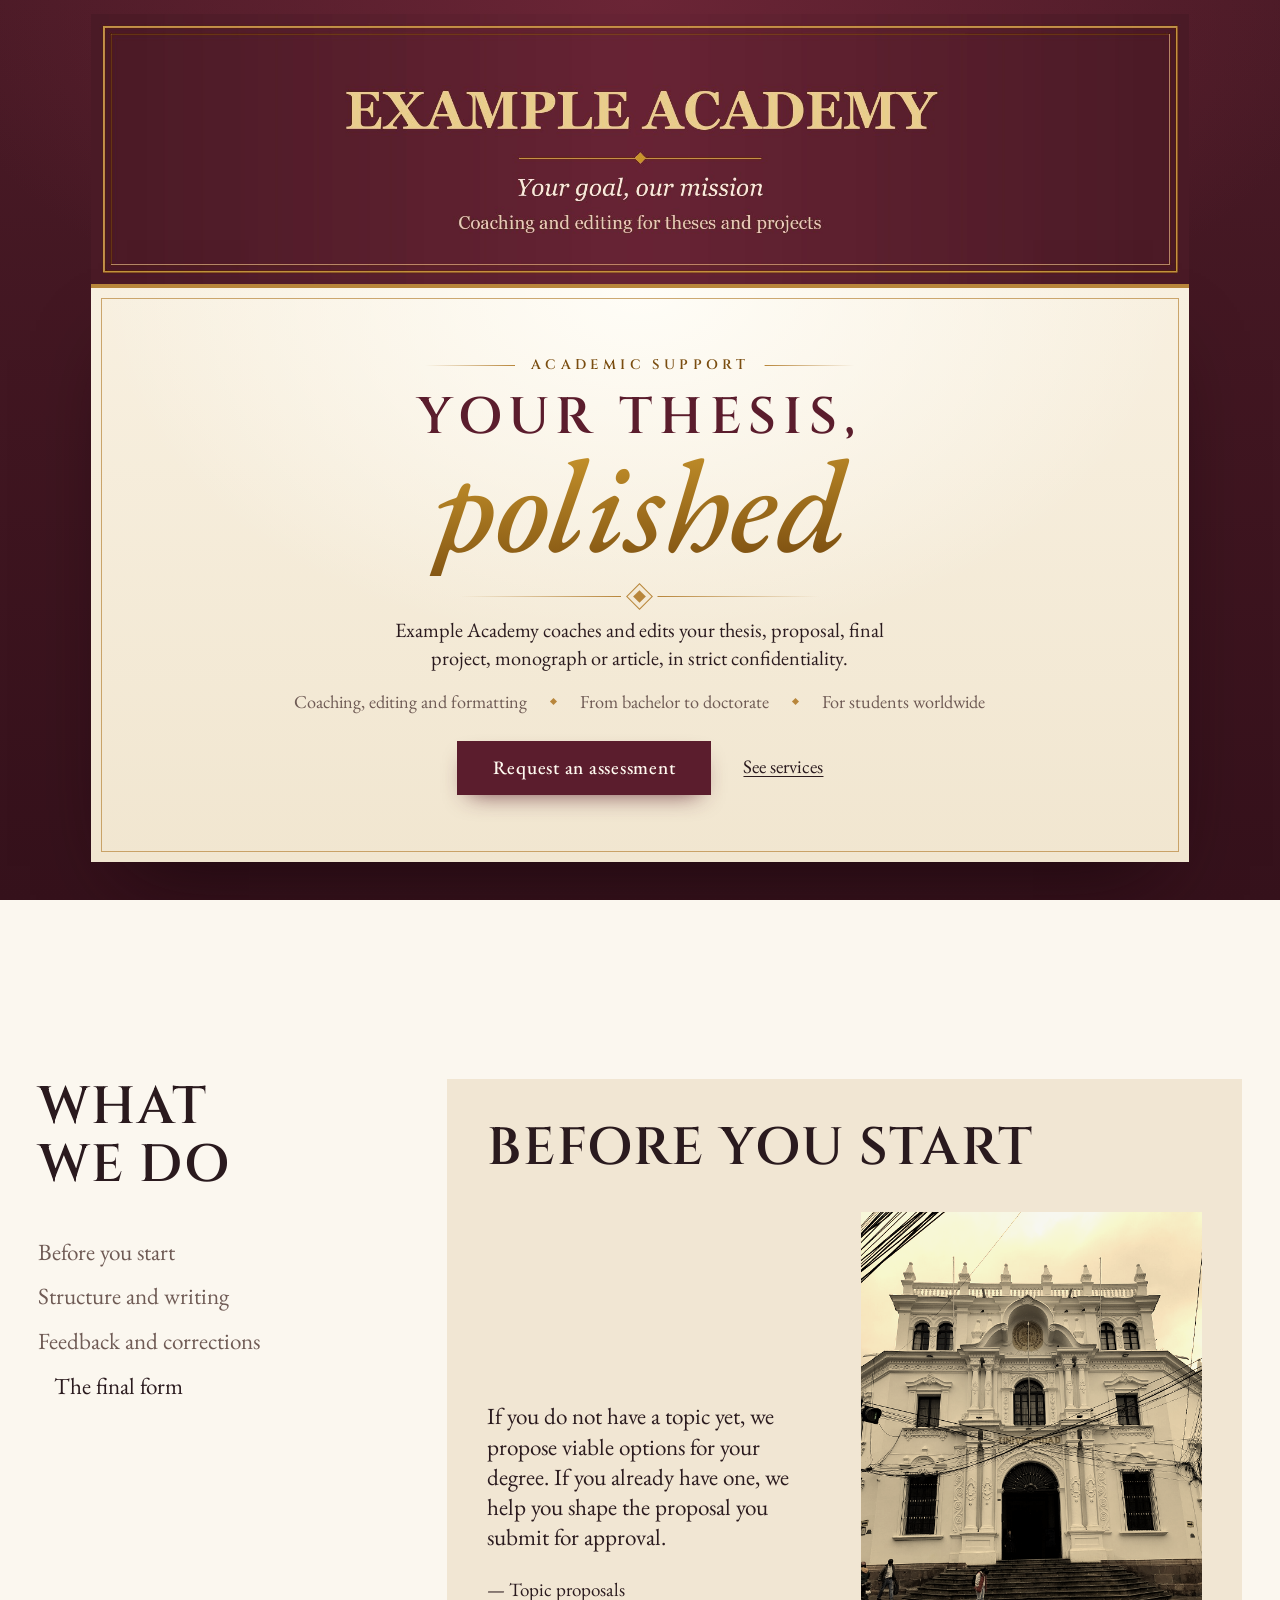
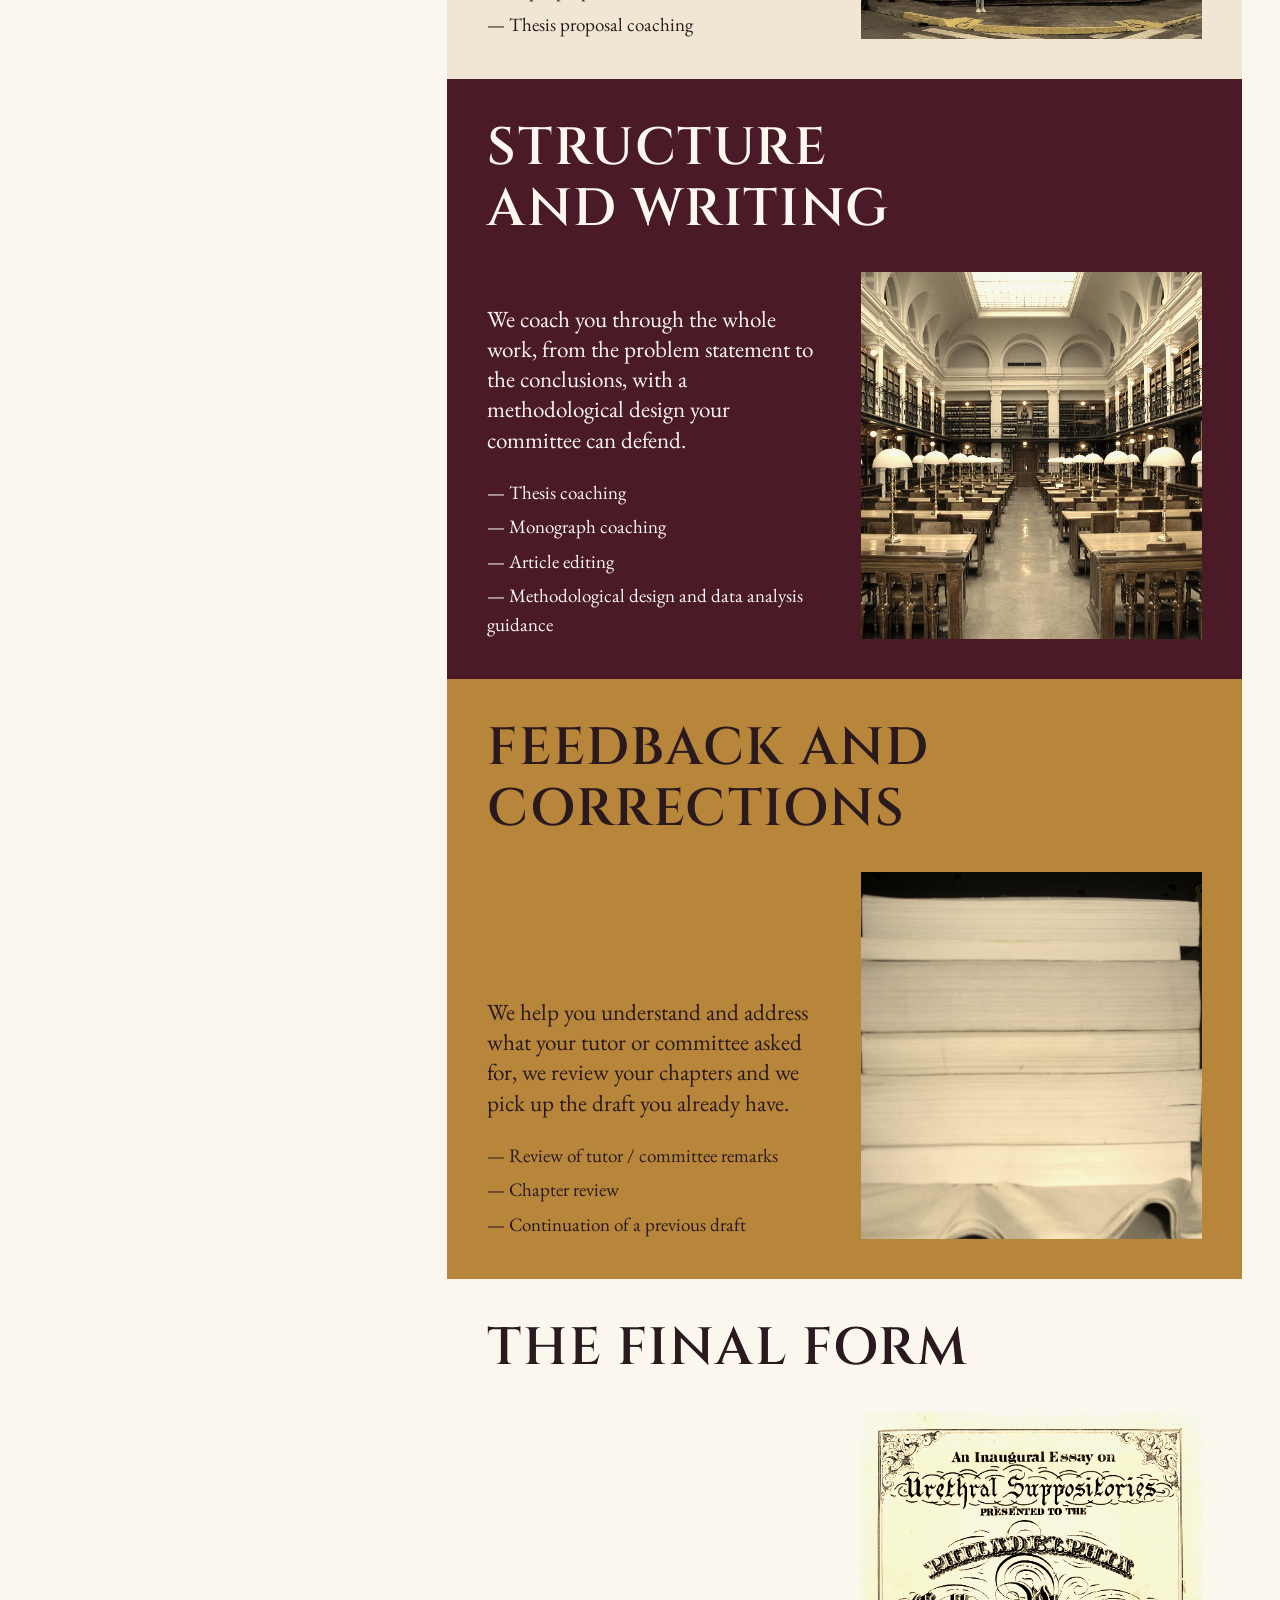
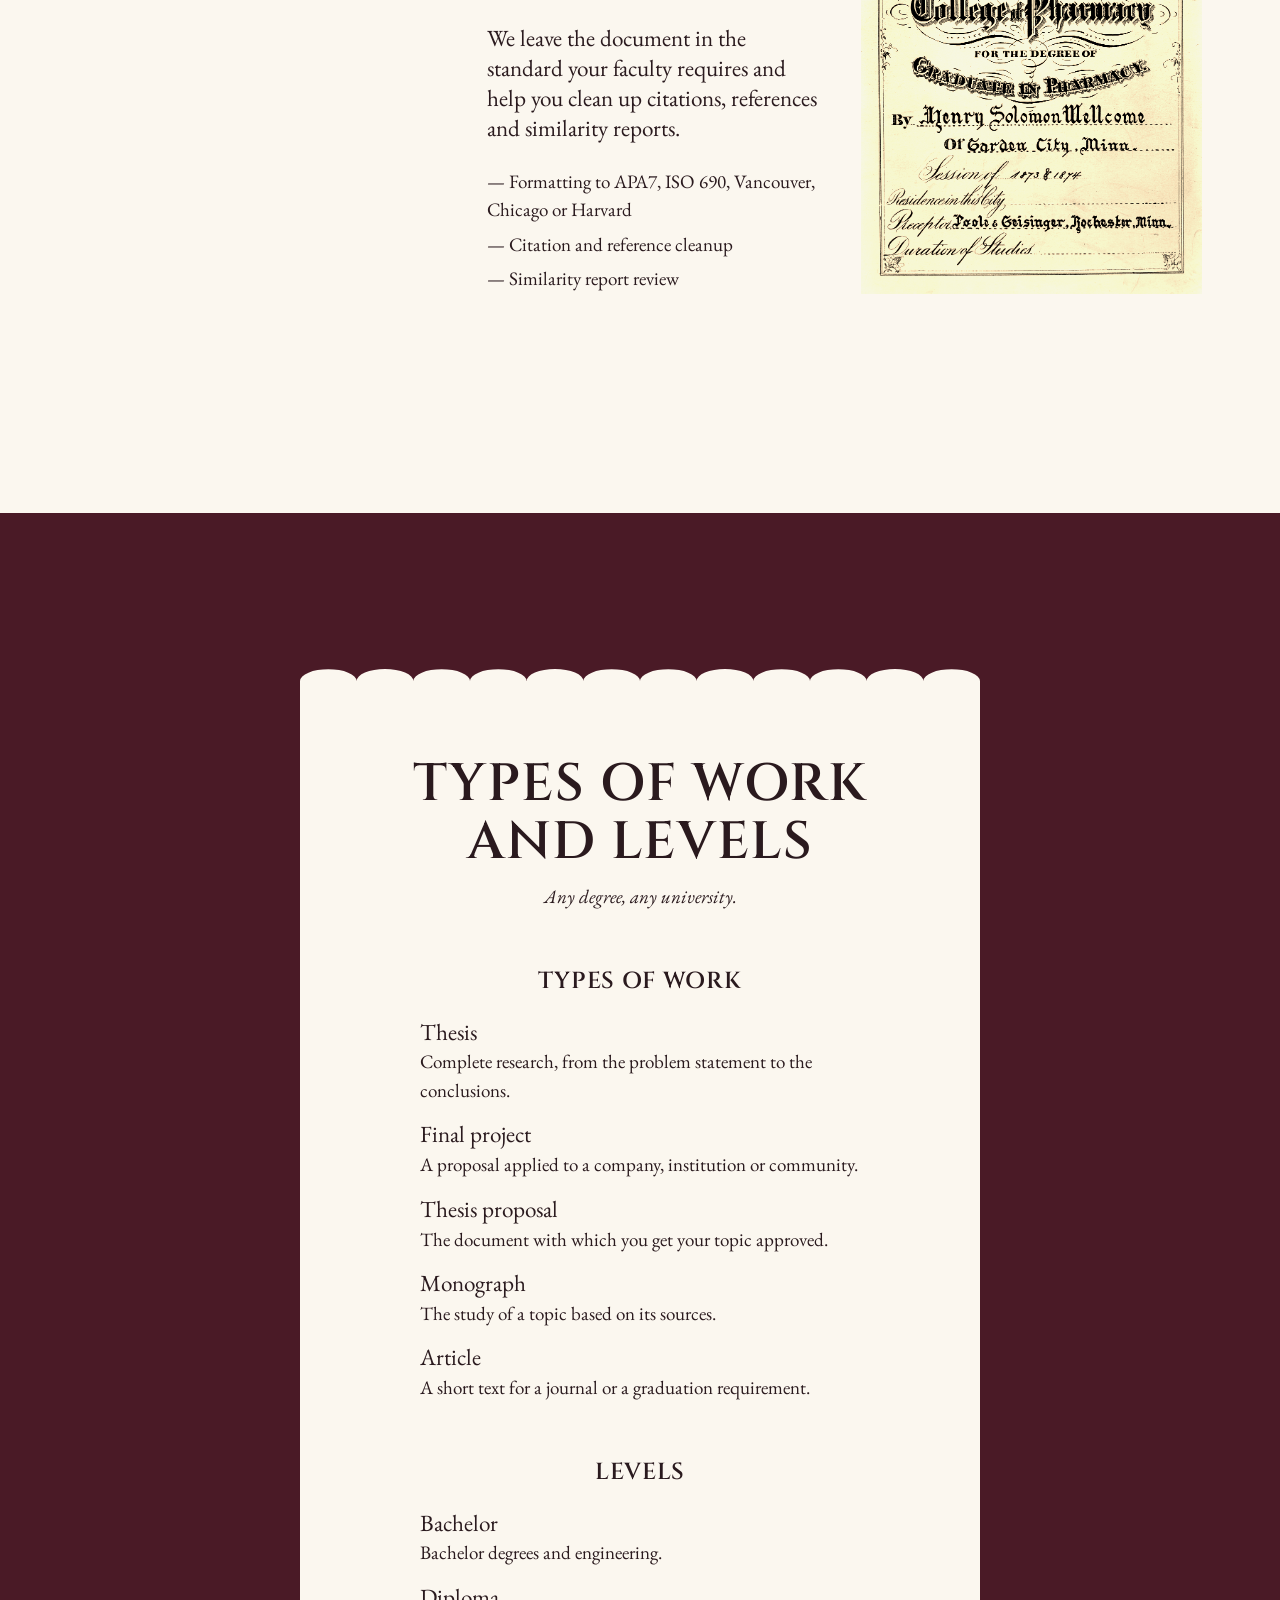
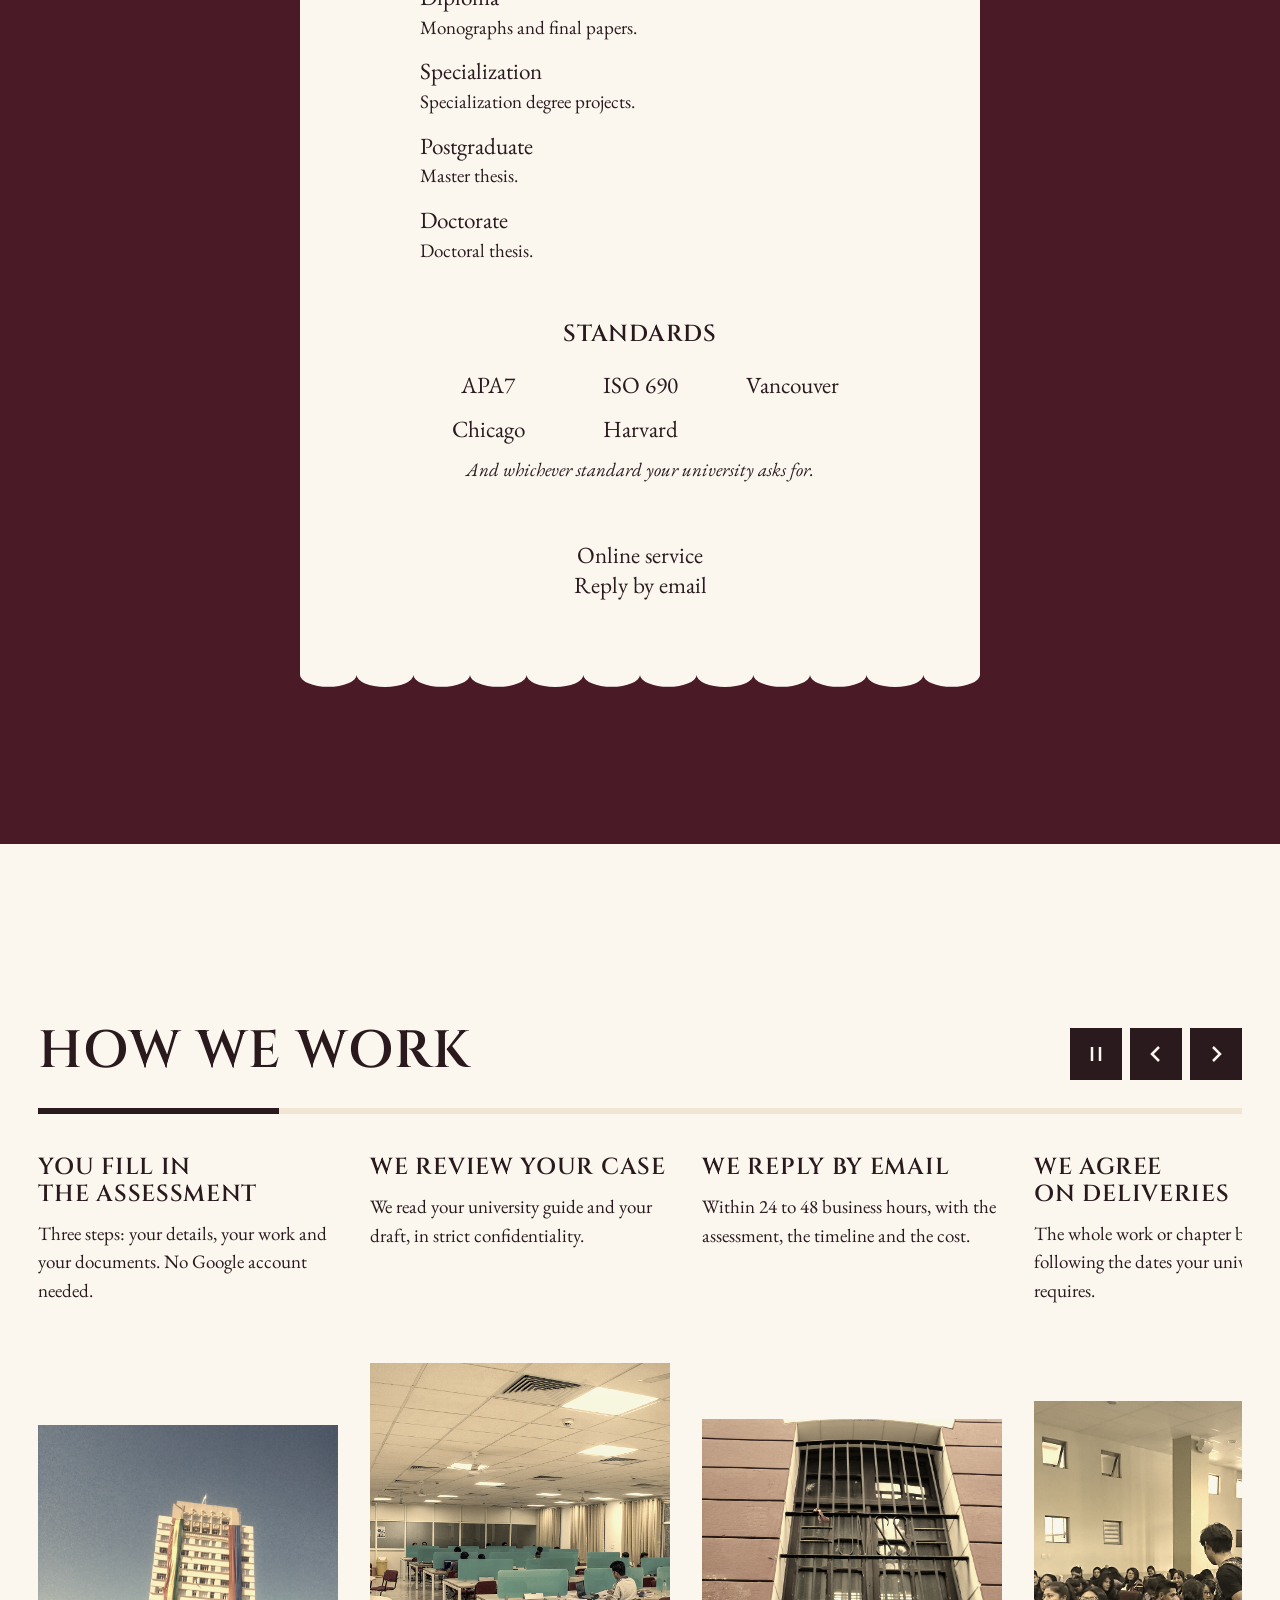
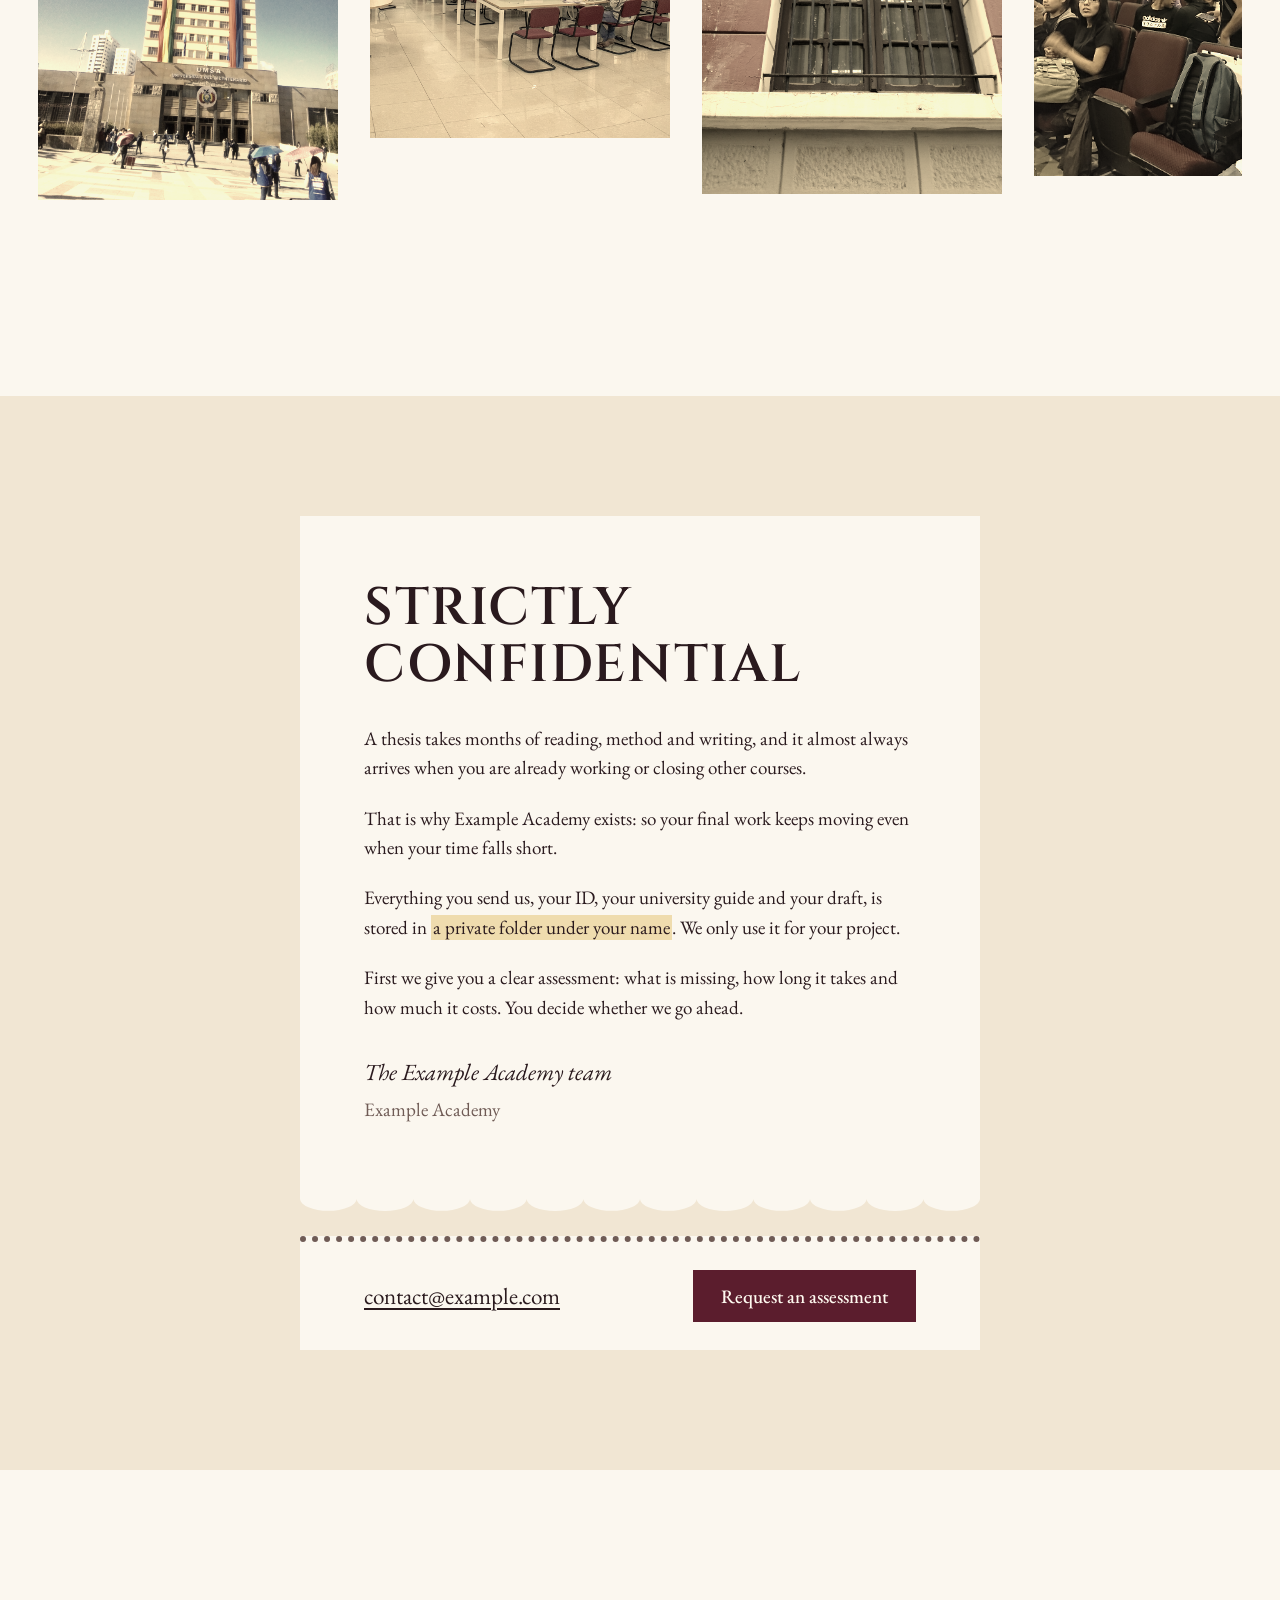
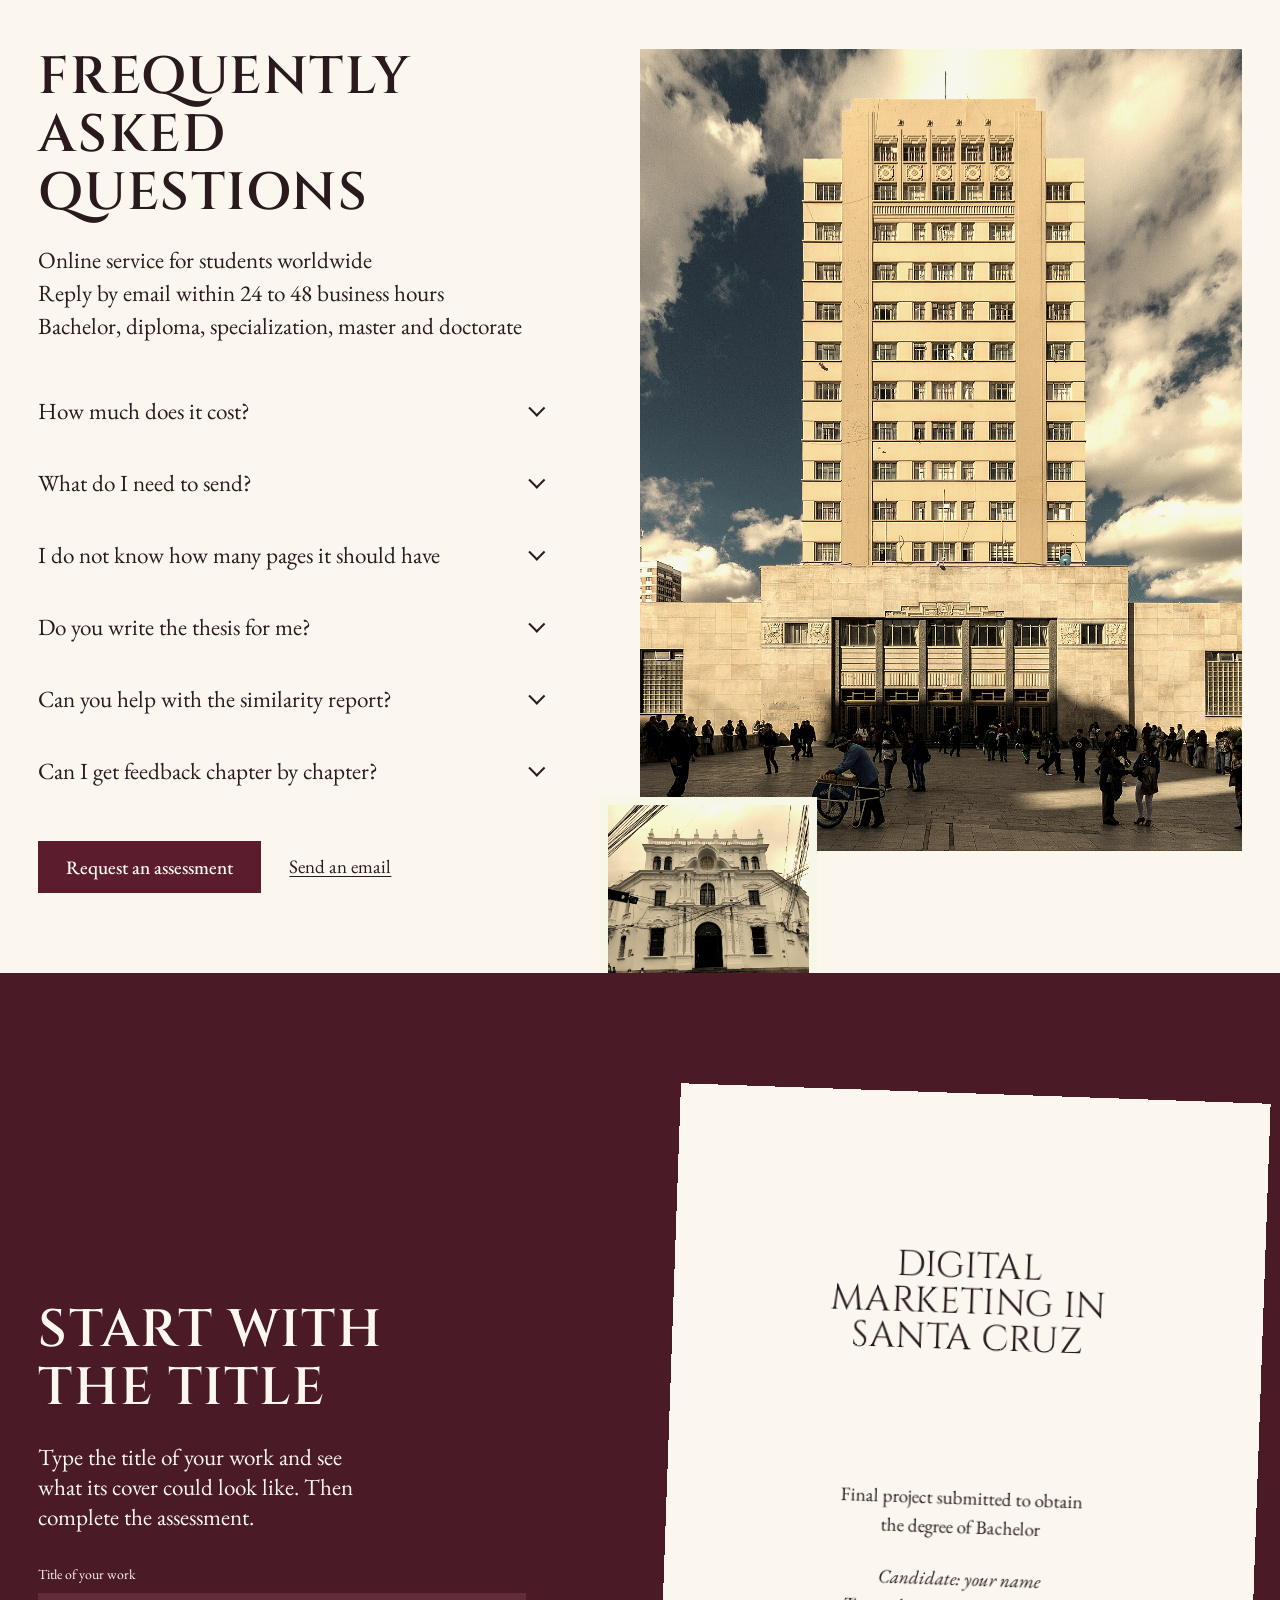
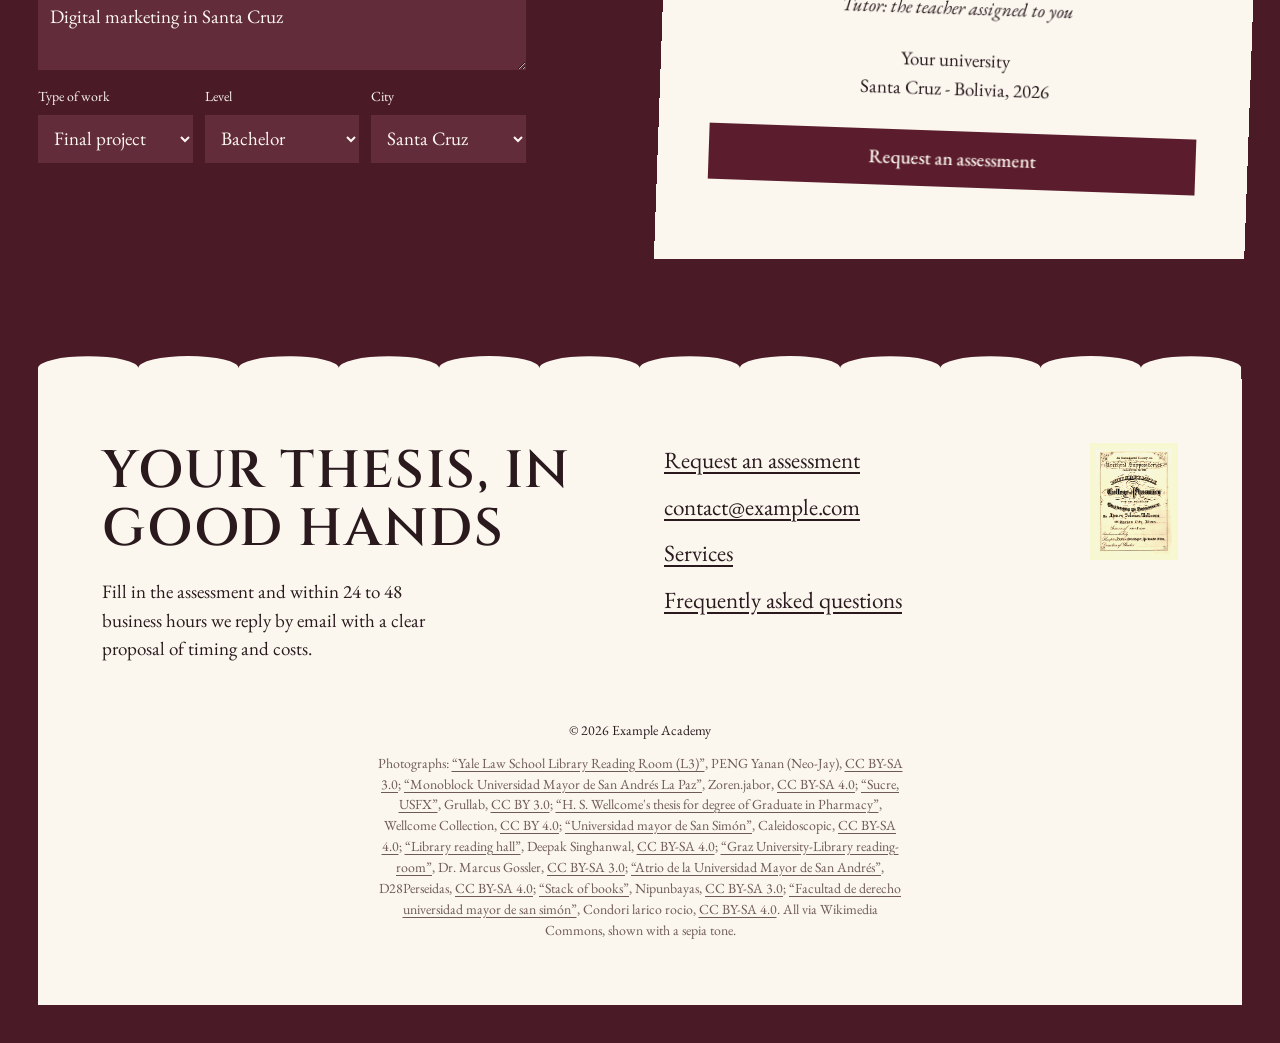
<file: index.html>
<!doctype html>
<html lang="en">
<head>
  <meta charset="utf-8">
  <meta name="viewport" content="width=device-width, initial-scale=1">
  <title>Example Academy · Thesis coaching and academic editing</title>
  <meta name="description" content="Example Academy coaches and edits theses, proposals, final projects, monographs and articles for students worldwide, in strict confidentiality.">
  <link rel="preconnect" href="https://fonts.googleapis.com">
  <link rel="preconnect" href="https://fonts.gstatic.com" crossorigin>
  <link href="https://fonts.googleapis.com/css2?family=Cinzel:wght@400;500;600;700&family=EB+Garamond:ital,wght@0,400;0,500;1,400;1,500&display=swap" rel="stylesheet">
  <link rel="stylesheet" href="site.css">
</head>
<body>

  <!-- Cover: the brand banner and, below it, the title card -->
  <header class="hero">
    <div class="banner-wrap">
      <img class="banner" src="assets/banner.jpg" width="2000" height="492"
           alt="Example Academy. Your goal, our mission. Coaching and editing for theses and projects.">
    </div>
    <div class="hero-card">
      <p class="kicker"><span>Academic support</span></p>
      <h1 class="title">
        <span class="title-small">Your thesis,</span>
        <em class="title-big">polished</em>
      </h1>
      <div class="orn" aria-hidden="true"><i></i><b></b><i></i></div>
      <p class="support">Example Academy coaches and edits your thesis, proposal, final project, monograph or article, in strict confidentiality.</p>
      <ul class="facts">
        <li>Coaching, editing and formatting</li>
        <li>From bachelor to doctorate</li>
        <li>For students worldwide</li>
      </ul>
      <div class="hero-foot">
        <a class="btn" href="request.html">Request an assessment</a>
        <a class="link" href="#services">See services</a>
      </div>
    </div>
  </header>

  <main>

    <!-- Services: stacked sheets, one per stage of the work -->
    <section class="services" id="services" aria-labelledby="services-title">
      <div class="wrap services-grid">
      <div class="services-index">
        <h2 id="services-title">What we do</h2>
        <ul>
          <li><a href="#stage-start" class="is-active">Before you start</a></li>
          <li><a href="#stage-writing">Structure and writing</a></li>
          <li><a href="#stage-feedback">Feedback and corrections</a></li>
          <li><a href="#stage-final">The final form</a></li>
        </ul>
      </div>
      <div class="sheets">
        <article class="sheet sheet--surface" id="stage-start">
          <h3 class="sheet-name">Before you start</h3>
          <div class="sheet-text">
            <p>If you do not have a topic yet, we propose viable options for your degree. If you already have one, we help you shape the proposal you submit for approval.</p>
            <ul>
              <li>Topic proposals</li>
              <li>Thesis proposal coaching</li>
            </ul>
          </div>
          <img data-slot="services-1" data-slot-label="Services · Before you start" class="sheet-photo" src="assets/sucre-usfx.jpg" width="1920" height="1444" loading="lazy"
               alt="White facade of the San Francisco Xavier University in Sucre, with its stone steps">
        </article>
        <article class="sheet sheet--ink" id="stage-writing">
          <h3 class="sheet-name">Structure and writing</h3>
          <div class="sheet-text">
            <p>We coach you through the whole work, from the problem statement to the conclusions, with a methodological design your committee can defend.</p>
            <ul>
              <li>Thesis coaching</li>
              <li>Monograph coaching</li>
              <li>Article editing</li>
              <li>Methodological design and data analysis guidance</li>
            </ul>
          </div>
          <img data-slot="services-2" data-slot-label="Services · Structure and writing" class="sheet-photo" src="assets/graz-university-library-reading-room.jpg" width="1600" height="1200" loading="lazy"
               alt="Reading room of the University of Graz library, with shelves and long tables">
        </article>
        <article class="sheet sheet--accent" id="stage-feedback">
          <h3 class="sheet-name">Feedback and corrections</h3>
          <div class="sheet-text">
            <p>We help you understand and address what your tutor or committee asked for, we review your chapters and we pick up the draft you already have.</p>
            <ul>
              <li>Review of tutor / committee remarks</li>
              <li>Chapter review</li>
              <li>Continuation of a previous draft</li>
            </ul>
          </div>
          <img data-slot="services-3" data-slot-label="Services · Feedback and corrections" class="sheet-photo" src="assets/stack-of-books.jpg" width="1920" height="1440" loading="lazy"
               alt="A pile of sheets and books ready to be reviewed">
        </article>
        <article class="sheet sheet--paper" id="stage-final">
          <h3 class="sheet-name">The final form</h3>
          <div class="sheet-text">
            <p>We leave the document in the standard your faculty requires and help you clean up citations, references and similarity reports.</p>
            <ul>
              <li>Formatting to APA7, ISO 690, Vancouver, Chicago or Harvard</li>
              <li>Citation and reference cleanup</li>
              <li>Similarity report review</li>
            </ul>
          </div>
          <img data-slot="services-4" data-slot-label="Services · The final form" class="sheet-photo" src="assets/h-s-wellcome-s-thesis-for-degree.jpg" width="1920" height="2714" loading="lazy"
               alt="Handwritten cover of an 1874 pharmacy thesis, with the title, the degree and the name of the author">
        </article>
      </div>
      </div>
    </section>

    <!-- Types of work, levels and standards: the printed sheet -->
    <section class="menu" id="types" aria-labelledby="types-title">
      <div class="menu-sheet" data-reveal>
        <svg class="scallop scallop--top" viewBox="0 0 640 24" preserveAspectRatio="none" aria-hidden="true"><use href="#scallops"/></svg>
        <h2 id="types-title">Types of work and levels</h2>
        <p class="menu-note">Any degree, any university.</p>

        <div class="menu-group">
          <h3>Types of work</h3>
          <dl>
            <div><dt>Thesis</dt><dd>Complete research, from the problem statement to the conclusions.</dd></div>
            <div><dt>Final project</dt><dd>A proposal applied to a company, institution or community.</dd></div>
            <div><dt>Thesis proposal</dt><dd>The document with which you get your topic approved.</dd></div>
            <div><dt>Monograph</dt><dd>The study of a topic based on its sources.</dd></div>
            <div><dt>Article</dt><dd>A short text for a journal or a graduation requirement.</dd></div>
          </dl>
        </div>

        <div class="menu-group">
          <h3>Levels</h3>
          <dl>
            <div><dt>Bachelor</dt><dd>Bachelor degrees and engineering.</dd></div>
            <div><dt>Diploma</dt><dd>Monographs and final papers.</dd></div>
            <div><dt>Specialization</dt><dd>Specialization degree projects.</dd></div>
            <div><dt>Postgraduate</dt><dd>Master thesis.</dd></div>
            <div><dt>Doctorate</dt><dd>Doctoral thesis.</dd></div>
          </dl>
        </div>

        <div class="menu-group">
          <h3>Standards</h3>
          <dl class="norms">
            <div><dt>APA7</dt></div>
            <div><dt>ISO 690</dt></div>
            <div><dt>Vancouver</dt></div>
            <div><dt>Chicago</dt></div>
            <div><dt>Harvard</dt></div>
          </dl>
          <p class="menu-note">And whichever standard your university asks for.</p>
        </div>

        <p class="menu-close">Online service<br>Reply by email</p>
        <svg class="scallop scallop--bottom" viewBox="0 0 640 24" preserveAspectRatio="none" aria-hidden="true"><use href="#scallops"/></svg>
      </div>
    </section>

    <!-- How we work: row of moments -->
    <section class="steps" id="process" aria-labelledby="process-title">
      <div class="wrap steps-head">
        <h2 id="process-title" data-reveal>How we work</h2>
        <div class="steps-nav">
          <button type="button" class="square" id="steps-toggle" aria-label="Pause the automatic movement" aria-pressed="false">
            <svg viewBox="0 0 24 24" aria-hidden="true"><path class="ico-pause" d="M8 5v14M16 5v14"/><path class="ico-play" d="M8 5l11 7-11 7z"/></svg>
          </button>
          <button type="button" class="square" data-scroll="-1" aria-label="Previous step">
            <svg viewBox="0 0 24 24" aria-hidden="true"><path d="M15 5 8 12l7 7"/></svg>
          </button>
          <button type="button" class="square" data-scroll="1" aria-label="Next step">
            <svg viewBox="0 0 24 24" aria-hidden="true"><path d="m9 5 7 7-7 7"/></svg>
          </button>
        </div>
      </div>
      <div class="wrap"><div class="progress" aria-hidden="true"><span></span></div></div>
      <ol class="row wrap" tabindex="0" aria-label="Steps of the process">
        <li class="moment" style="--gap:120px">
          <h3>You fill in the assessment</h3>
          <p>Three steps: your details, your work and your documents. No Google account needed.</p>
          <img data-slot="step-1" data-slot-label="How we work · You fill in the assessment" src="assets/atrio-de-la-universidad-mayor-de-san.jpg" width="1920" height="2560" loading="lazy"
               alt="Main building of the Universidad Mayor de San Andres in La Paz, with students in the atrium">
        </li>
        <li class="moment" style="--gap:84px">
          <h3>We review your case</h3>
          <p>We read your university guide and your draft, in strict confidentiality.</p>
          <img data-slot="step-2" data-slot-label="How we work · We review your case" src="assets/library-reading-hall.jpg" width="1920" height="1280" loading="lazy"
               alt="Reading room with long tables and lamps">
        </li>
        <li class="moment" style="--gap:140px">
          <h3>We reply by email</h3>
          <p>Within 24 to 48 business hours, with the assessment, the timeline and the cost.</p>
          <img data-slot="step-3" data-slot-label="How we work · We reply by email" src="assets/facultad-de-derecho-universidad-mayor-de-san.jpg" width="1920" height="2560" loading="lazy"
               alt="Building of the Faculty of Law of the Universidad Mayor de San Simon in Cochabamba">
        </li>
        <li class="moment" style="--gap:96px">
          <h3>We agree on deliveries</h3>
          <p>The whole work or chapter by chapter, following the dates your university requires.</p>
          <img data-slot="step-4" data-slot-label="How we work · We agree on deliveries" src="assets/universidad-mayor-de-san-simon.jpg" width="1920" height="1080" loading="lazy"
               alt="Campus of the Universidad Mayor de San Simon in Cochabamba">
        </li>
        <li class="moment" style="--gap:128px">
          <h3>You review each part</h3>
          <p>If your tutor remarks on something, we help you address it before the next delivery.</p>
          <img data-slot="step-5" data-slot-label="How we work · You review each part" src="assets/monoblock-universidad-mayor-de-san-andres-la.jpg" width="1920" height="1495" loading="lazy"
               alt="The Monoblock of the Universidad Mayor de San Andres in La Paz, under a cloudy sky">
        </li>
        <li class="moment" style="--gap:88px">
          <h3>You reach your defense</h3>
          <p>With the document in your faculty standard, ready for the committee.</p>
          <img data-slot="step-6" data-slot-label="How we work · You reach your defense" src="assets/yale-law-school-library-reading-room-l3.jpg" width="1920" height="1440" loading="lazy"
               alt="Two students working on their computers in a library">
        </li>
      </ol>
    </section>

    <!-- Confidentiality: letter on paper -->
    <section class="letter-section" id="confidentiality" aria-labelledby="confidentiality-title">
      <div class="letter" data-reveal>
        <h2 id="confidentiality-title">Strictly confidential</h2>
        <p>A thesis takes months of reading, method and writing, and it almost always arrives when you are already working or closing other courses.</p>
        <p>That is why Example Academy exists: so your final work keeps moving even when your time falls short.</p>
        <p>Everything you send us, your ID, your university guide and your draft, is stored in <mark>a private folder under your name</mark>. We only use it for your project.</p>
        <p>First we give you a clear assessment: what is missing, how long it takes and how much it costs. You decide whether we go ahead.</p>
        <p class="sign">The Example Academy team</p>
        <p class="role">Example Academy</p>
        <svg class="scallop scallop--bottom" viewBox="0 0 640 24" preserveAspectRatio="none" aria-hidden="true"><use href="#scallops"/></svg>
      </div>
      <div class="stub" data-reveal>
        <a class="stub-mail" href="mailto:contact@example.com">contact@example.com</a>
        <a class="btn" href="request.html">Request an assessment</a>
      </div>
    </section>

    <!-- Frequently asked questions next to a tall photo -->
    <section class="faq" id="faq" aria-labelledby="faq-title">
      <div class="wrap faq-grid">
        <div class="faq-text">
          <h2 id="faq-title" data-reveal>Frequently asked questions</h2>
          <p class="faq-facts" data-reveal>
            <span>Online service for students worldwide</span>
            <span>Reply by email within 24 to 48 business hours</span>
            <span>Bachelor, diploma, specialization, master and doctorate</span>
          </p>
          <div class="faq-list">
            <details>
              <summary>How much does it cost?</summary>
              <p>It depends on the type of work, the number of pages and the deadline. With the assessment we send you a proposal with the exact cost.</p>
            </details>
            <details>
              <summary>What do I need to send?</summary>
              <p>A photo of your ID, the guide or regulations of your university and your draft or your tutor remarks, if you already have them.</p>
            </details>
            <details>
              <summary>I do not know how many pages it should have</summary>
              <p>The length is usually in your faculty guide. In the assessment you can enter a range, for example 50-140.</p>
            </details>
            <details>
              <summary>Do you write the thesis for me?</summary>
              <p>No. We coach and edit: the work, its ideas and its authorship stay yours, as your university requires.</p>
            </details>
            <details>
              <summary>Can you help with the similarity report?</summary>
              <p>Yes. We help you understand the report and fix citations and references. We do not hide copied text.</p>
            </details>
            <details>
              <summary>Can I get feedback chapter by chapter?</summary>
              <p>Yes. If your university asks for partial drafts, we agree on a date for each chapter. Mention it in the comments of the assessment.</p>
            </details>
          </div>
          <div class="faq-actions">
            <a class="btn" href="request.html">Request an assessment</a>
            <a class="link" href="mailto:contact@example.com">Send an email</a>
          </div>
        </div>
        <div class="faq-photos">
          <img data-slot="faq-large" data-slot-label="FAQ · Large photo" class="faq-tall" src="assets/monoblock-universidad-mayor-de-san-andres-la.jpg" width="1920" height="1495" loading="lazy"
               alt="Tower of the Monoblock of the Universidad Mayor de San Andres, in La Paz">
          <img data-slot="faq-small" data-slot-label="FAQ · Small photo" class="faq-square" src="assets/sucre-usfx.jpg" width="1920" height="1444" loading="lazy"
               alt="Front of the San Francisco Xavier University, in Sucre">
        </div>
      </div>
    </section>

    <!-- Closing: the visitor's cover page -->
    <section class="reply" id="cover" aria-labelledby="cover-title">
      <div class="wrap reply-grid">
        <div class="reply-text">
          <h2 id="cover-title" data-reveal>Start with the title</h2>
          <p data-reveal>Type the title of your work and see what its cover could look like. Then complete the assessment.</p>
          <form class="cover-controls" data-reveal>
            <label for="c-title">Title of your work</label>
            <textarea id="c-title" rows="2" maxlength="160">Digital marketing in Santa Cruz</textarea>
            <div class="controls-row">
              <div>
                <label for="c-mode">Type of work</label>
                <select id="c-mode">
                  <option>Thesis</option>
                  <option selected>Final project</option>
                  <option>Thesis proposal</option>
                  <option>Monograph</option>
                  <option>Article</option>
                </select>
              </div>
              <div>
                <label for="c-level">Level</label>
                <select id="c-level">
                  <option value="Bachelor" selected>Bachelor</option>
                  <option value="Diploma">Diploma</option>
                  <option value="Specialist">Specialization</option>
                  <option value="Master">Master</option>
                  <option value="Doctor">Doctorate</option>
                </select>
              </div>
              <div>
                <label for="c-city">City</label>
                <select id="c-city">
                  <option selected>Santa Cruz</option>
                  <option>La Paz</option>
                  <option>Cochabamba</option>
                  <option>Sucre</option>
                  <option>Oruro</option>
                  <option>Potosí</option>
                  <option>Tarija</option>
                </select>
              </div>
            </div>
          </form>
        </div>
        <div class="cover" aria-live="polite">
          <p class="cover-title" id="out-title">Digital marketing in Santa Cruz</p>
          <p class="cover-degree"><span id="out-mode">Final project</span> submitted to obtain the degree of <span id="out-level">Bachelor</span></p>
          <p class="cover-people">Candidate: your name<br>Tutor: the teacher assigned to you</p>
          <p class="cover-place">Your university<br><span id="out-city">Santa Cruz</span> - Bolivia, <span id="out-year">2026</span></p>
          <a class="cover-action" href="request.html">Request an assessment</a>
        </div>
      </div>
    </section>
  </main>

  <!-- Back of the card -->
  <footer class="back">
    <div class="postcard">
      <svg class="scallop scallop--top" viewBox="0 0 640 24" preserveAspectRatio="none" aria-hidden="true"><use href="#scallops"/></svg>
      <div class="postcard-grid">
        <div class="postcard-msg">
          <h2>Your thesis, in good hands</h2>
          <p>Fill in the assessment and within 24 to 48 business hours we reply by email with a clear proposal of timing and costs.</p>
        </div>
        <div class="postcard-addr">
          <img data-slot="stamp" data-slot-label="Footer · Stamp" class="stamp" src="assets/h-s-wellcome-s-thesis-for-degree.jpg" width="1920" height="2714" loading="lazy"
               alt="Cover of an old thesis">
          <ul>
            <li><a href="request.html">Request an assessment</a></li>
            <li><a href="mailto:contact@example.com">contact@example.com</a></li>
            <li><a href="#services">Services</a></li>
            <li><a href="#faq">Frequently asked questions</a></li>
          </ul>
        </div>
      </div>
      <p class="imprint">© 2026 Example Academy</p>
      <p class="credits">Photographs: <a href="https://commons.wikimedia.org/w/index.php?curid=1177377">“Yale Law School Library Reading Room (L3)”</a>, PENG Yanan (Neo-Jay), <a href="https://creativecommons.org/licenses/by-sa/3.0/">CC BY-SA 3.0</a>; <a href="https://commons.wikimedia.org/w/index.php?curid=196712634">“Monoblock Universidad Mayor de San Andrés La Paz”</a>, Zoren.jabor, <a href="https://creativecommons.org/licenses/by-sa/4.0/">CC BY-SA 4.0</a>; <a href="https://commons.wikimedia.org/w/index.php?curid=184752961">“Sucre, USFX”</a>, Grullab, <a href="https://creativecommons.org/licenses/by/3.0/">CC BY 3.0</a>; <a href="https://commons.wikimedia.org/w/index.php?curid=36332575">“H. S. Wellcome's thesis for degree of Graduate in Pharmacy”</a>, Wellcome Collection, <a href="https://creativecommons.org/licenses/by/4.0/">CC BY 4.0</a>; <a href="https://commons.wikimedia.org/w/index.php?curid=77410921">“Universidad mayor de San Simón”</a>, Caleidoscopic, <a href="https://creativecommons.org/licenses/by-sa/4.0/">CC BY-SA 4.0</a>; <a href="https://commons.wikimedia.org/w/index.php?curid=84098044">“Library reading hall”</a>, Deepak Singhanwal, <a href="https://creativecommons.org/licenses/by-sa/4.0/">CC BY-SA 4.0</a>; <a href="https://commons.wikimedia.org/w/index.php?curid=352545">“Graz University-Library reading-room”</a>, Dr. Marcus Gossler, <a href="https://creativecommons.org/licenses/by-sa/3.0/">CC BY-SA 3.0</a>; <a href="https://commons.wikimedia.org/w/index.php?curid=179083456">“Atrio de la Universidad Mayor de San Andrés”</a>, D28Perseidas, <a href="https://creativecommons.org/licenses/by-sa/4.0/">CC BY-SA 4.0</a>; <a href="https://commons.wikimedia.org/w/index.php?curid=16761312">“Stack of books”</a>, Nipunbayas, <a href="https://creativecommons.org/licenses/by-sa/3.0/">CC BY-SA 3.0</a>; <a href="https://commons.wikimedia.org/w/index.php?curid=82748093">“Facultad de derecho universidad mayor de san simón”</a>, Condori larico rocio, <a href="https://creativecommons.org/licenses/by-sa/4.0/">CC BY-SA 4.0</a>. All via Wikimedia Commons, shown with a sepia tone.</p>
    </div>
  </footer>

  <!-- Scalloped edge shared by the paper sheets -->
  <svg width="0" height="0" style="position:absolute" aria-hidden="true">
    <symbol id="scallops" viewBox="0 0 640 24">
      <path d="M0 24V12a26.67 12 0 0 1 53.33 0a26.67 12 0 0 1 53.34 0a26.67 12 0 0 1 53.33 0a26.67 12 0 0 1 53.33 0a26.67 12 0 0 1 53.34 0a26.67 12 0 0 1 53.33 0a26.67 12 0 0 1 53.33 0a26.67 12 0 0 1 53.34 0a26.67 12 0 0 1 53.33 0a26.67 12 0 0 1 53.33 0a26.67 12 0 0 1 53.34 0a26.67 12 0 0 1 53.33 0V24z"/>
    </symbol>
  </svg>

  <script src="config.js"></script>
  <script src="site.js"></script>
</body>
</html>
</file>
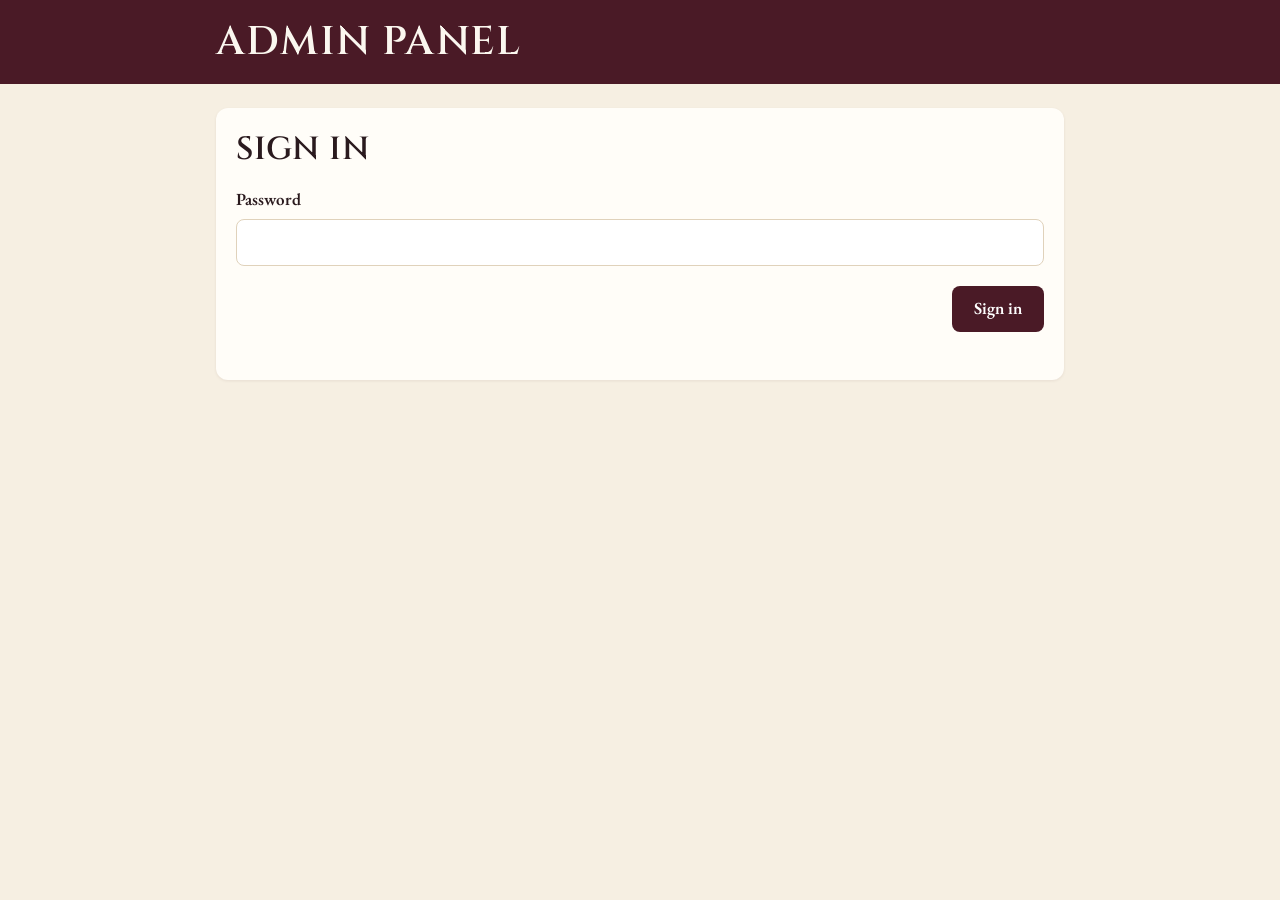
<file: admin.html>
<!doctype html>
<html lang="en">
<head>
  <meta charset="utf-8">
  <meta name="viewport" content="width=device-width, initial-scale=1">
  <meta name="robots" content="noindex, nofollow">
  <title>Admin panel | Example Academy</title>
  <link rel="preconnect" href="https://fonts.googleapis.com">
  <link rel="preconnect" href="https://fonts.gstatic.com" crossorigin>
  <link href="https://fonts.googleapis.com/css2?family=Cinzel:wght@400;500;600;700&family=EB+Garamond:ital,wght@0,400;0,500;0,600;1,400&display=swap" rel="stylesheet">
  <link rel="stylesheet" href="styles.css">
  <link rel="stylesheet" href="admin.css">
</head>
<body>
  <header class="admin-bar">
    <div class="wrap admin-bar-inner">
      <h1>Admin panel</h1>
      <button type="button" class="btn ghost light" id="btn-logout" hidden>Sign out</button>
    </div>
  </header>

  <main class="wrap admin-main">
    <!-- Sign in -->
    <section id="login" class="card">
      <h2>Sign in</h2>
      <form id="login-form">
        <div class="field">
          <label for="a-password">Password</label>
          <input id="a-password" type="password" autocomplete="current-password" required>
          <p class="error" id="login-error" aria-live="polite"></p>
        </div>
        <div class="actions">
          <button type="submit" class="btn">Sign in</button>
        </div>
      </form>
    </section>

    <!-- Panel -->
    <div id="panel" hidden>
      <section class="card">
        <h2>Notification emails</h2>
        <div class="field">
          <label for="a-emails">One email per line</label>
          <p class="hint" id="a-emails-hint">Every new request is sent to these emails with the details and the link to the user folder. They also get edit access to the main Drive folder, so they can open the files.</p>
          <textarea id="a-emails" rows="3" aria-describedby="a-emails-hint"></textarea>
        </div>
        <p class="links">
          <a id="link-sheet" href="#" target="_blank" rel="noopener">Open responses sheet</a>
          <a id="link-folder" href="#" target="_blank" rel="noopener">Open Drive folder</a>
        </p>
      </section>

      <section class="card" id="images-card">
        <h2>Site photos</h2>
        <p class="hint">Change the photos of the home page. They apply instantly, without pressing "Save changes". JPG, PNG or WebP are accepted; they are shrunk automatically so the page loads fast.</p>
        <div id="images" class="images"></div>
        <p class="error" id="images-msg" aria-live="polite"></p>
      </section>

      <div id="sections"></div>

      <section class="card">
        <h2>Change password</h2>
        <form id="password-form">
          <div class="field">
            <label for="a-current">Current password</label>
            <input id="a-current" type="password" autocomplete="current-password" required>
          </div>
          <div class="field">
            <label for="a-next">New password</label>
            <p class="hint" id="a-next-hint">At least 8 characters.</p>
            <input id="a-next" type="password" autocomplete="new-password" minlength="8" required aria-describedby="a-next-hint">
            <p class="error" id="password-msg" aria-live="polite"></p>
          </div>
          <div class="actions">
            <button type="submit" class="btn ghost">Change password</button>
          </div>
        </form>
      </section>
    </div>
  </main>

  <div class="save-bar" id="save-bar" hidden>
    <div class="wrap save-bar-inner">
      <p id="save-status" aria-live="polite">No changes.</p>
      <button type="button" class="btn" id="btn-save">Save changes</button>
    </div>
  </div>

  <script src="config.js"></script>
  <script src="admin.js"></script>
</body>
</html>
</file>
<file: site.css>
/* Example Academy - landing page. Direction: "the page is the object" (the cover page).
   Colors taken from the brand banner and the form: wine and gold. */

:root {
  /* Banner palette: wine, gold and cream of an old library. */
  --bg: #fbf7ef;
  --surface: #f1e6d3;
  --ink: #2a1a1e;
  --muted: #6f5b55;
  --accent: #5b1d2d;
  --accent-hover: #431320;
  --accent-ink: #fffaf0;
  --field: #4a1a26;
  --field-ink: #fbf7ef;
  --field-input: #632c3a;
  --gold: #b8863b;
  --gold-soft: #d9b46a;
  --gold-deep: #7a4d10;

  --display: "Cinzel", "Trajan Pro", Georgia, serif;
  --text: "EB Garamond", Georgia, serif;

  --step-small: clamp(0.8125rem, 0.79rem + 0.1vw, 0.875rem);
  --step-body: clamp(1.0625rem, 1rem + 0.25vw, 1.1875rem);
  --step-lead: clamp(1.15rem, 1.05rem + 0.5vw, 1.45rem);
  --step-head: clamp(1.9rem, 1.2rem + 2.6vw, 3.6rem);

  --m: clamp(16px, 3vw, 40px);
  --gap-section: clamp(120px, 14vw, 200px);
  --ease: cubic-bezier(.2, .7, .2, 1);
}

*, *::before, *::after { box-sizing: border-box; }

html { -webkit-text-size-adjust: 100%; scroll-behavior: smooth; }

body {
  margin: 0;
  background: var(--bg);
  color: var(--ink);
  font: 400 var(--step-body)/1.5 var(--text);
  font-kerning: normal;
}

img { display: block; max-width: 100%; height: auto; }

h1, h2, h3 {
  margin: 0;
  font-family: var(--display);
  font-weight: 600;
  text-transform: uppercase;
  letter-spacing: 0.03em;
  line-height: 1.1;
  text-wrap: balance;
}
h2 { font-size: var(--step-head); }
h3 { font-size: var(--step-lead); line-height: 1.15; }

p { margin: 0; }

a { color: var(--accent); text-underline-offset: 0.18em; }

:focus-visible { outline: 3px solid var(--accent); outline-offset: 3px; }

.wrap { width: calc(100% - 2 * var(--m)); margin-inline: auto; }

/* Photos: one warm tone (soft sepia) so they match the banner */
.sheet-photo, .moment img, .faq-photos img, .stamp { filter: sepia(.72) saturate(1.05) contrast(1.05) brightness(.97); object-fit: cover; }

/* Buttons: flat rectangle, square corners */
.btn {
  display: inline-flex;
  align-items: center;
  justify-content: center;
  min-height: 52px;
  padding: 0 28px;
  background: var(--accent);
  color: var(--accent-ink);
  font: 500 var(--step-body)/1 var(--text);
  text-decoration: none;
  transition: transform .2s var(--ease), background-color .2s;
}
.btn:hover { background: var(--accent-hover); box-shadow: inset 0 0 0 1px var(--gold-soft); }
.btn:active { transform: translateY(1px) scale(.98); }

.link { color: inherit; font-size: var(--step-body); }
.link:hover { color: var(--accent); }

/* ---------- Cover ---------- */
.hero {
  --hero-w: min(100%, 1120px, calc(30svh * 2000 / 492));
  position: relative;
  min-height: 100vh;
  min-height: 100svh;
  display: flex;
  flex-direction: column;
  align-items: center;
  padding: 0 var(--m) var(--m);
  overflow: hidden;
  background:
    radial-gradient(ellipse 80% 60% at 50% 0%, #6b2536 0%, rgba(107, 37, 54, 0) 70%),
    linear-gradient(180deg, #4a1a26, #35111b);
}
/* Brand banner, whole and uncropped: its height never exceeds 30 % of the screen. */
.banner-wrap { flex: none; width: var(--hero-w); margin-top: clamp(8px, 1.6svh, 16px); }
.banner { display: block; width: 100%; max-width: none; height: auto; }

/* Title card: diploma frame, cream paper and double gold rule */
.hero-card {
  position: relative;
  flex: 1 1 auto;
  width: var(--hero-w);
  min-width: min(100%, 560px);
  padding: clamp(20px, 3.6svh, 44px) clamp(24px, 5vw, 72px) clamp(22px, 3.6svh, 44px);
  display: flex;
  flex-direction: column;
  align-items: center;
  justify-content: center;
  gap: clamp(8px, 1.8svh, 20px);
  text-align: center;
  background:
    radial-gradient(ellipse 70% 90% at 50% 0%, #fffdf7 0%, rgba(255, 253, 247, 0) 70%),
    linear-gradient(180deg, #f8f0e0, #f1e6d0);
  border-top: 4px solid var(--gold);
  box-shadow: 0 40px 80px -36px rgba(20, 5, 10, .8);
}
.hero-card::before {
  content: "";
  position: absolute;
  inset: 10px;
  border: 1px solid rgba(184, 134, 59, .7);
  pointer-events: none;
}
.kicker {
  display: flex;
  align-items: center;
  gap: 16px;
  font-family: var(--display);
  font-size: clamp(0.7rem, 0.62rem + 0.3vw, 0.9rem);
  font-weight: 600;
  letter-spacing: 0.32em;
  text-transform: uppercase;
  color: var(--gold-deep);
}
.kicker::before, .kicker::after {
  content: "";
  width: clamp(28px, 7vw, 90px);
  height: 1px;
  background: linear-gradient(90deg, transparent, var(--gold));
}
.kicker::after { transform: scaleX(-1); }
.title { display: grid; justify-items: center; gap: 0; text-transform: none; letter-spacing: 0; line-height: 1; }
.title-small {
  font-family: var(--display);
  font-weight: 600;
  font-size: min(6.4svh, 3.2rem);
  letter-spacing: 0.14em;
  text-transform: uppercase;
  color: var(--accent);
}
.title-big {
  font-family: var(--text);
  font-style: italic;
  font-weight: 500;
  font-size: min(15.5svh, 8.2rem);
  line-height: 0.95;
  padding: 0 .08em .06em;
  background: linear-gradient(175deg, #c8952c 10%, var(--gold-deep) 90%);
  -webkit-background-clip: text;
  background-clip: text;
  color: transparent;
}
.orn { display: flex; align-items: center; gap: 14px; width: min(100%, 360px); }
.orn i { flex: 1; height: 1px; background: linear-gradient(90deg, transparent, var(--gold)); }
.orn i:last-child { transform: scaleX(-1); }
.orn b { width: 9px; height: 9px; background: var(--gold); transform: rotate(45deg); box-shadow: 0 0 0 4px #f4ead6, 0 0 0 5px var(--gold); }
.support { max-width: 54ch; font-size: clamp(1.05rem, 0.95rem + 0.4vw, 1.3rem); line-height: 1.35; color: var(--ink); }
.facts {
  margin: 0;
  padding: 0;
  list-style: none;
  display: flex;
  flex-wrap: wrap;
  justify-content: center;
  gap: 6px 0;
  font-size: clamp(0.98rem, 0.9rem + 0.3vw, 1.15rem);
  color: var(--muted);
}
.facts li { display: flex; align-items: center; }
.facts li + li::before {
  content: "";
  width: 5px;
  height: 5px;
  margin: 0 clamp(12px, 2vw, 24px);
  background: var(--gold);
  transform: rotate(45deg);
}
.hero-foot { display: flex; align-items: center; justify-content: center; flex-wrap: wrap; gap: 14px 32px; margin-top: clamp(2px, 1svh, 10px); }
.hero-foot .btn { min-height: 54px; padding: 0 36px; letter-spacing: 0.04em; box-shadow: 0 10px 24px -12px rgba(91, 29, 45, .9); }

/* ---------- Services: sticky index and colored sheets ---------- */
.services { padding-top: var(--gap-section); }
.services-grid { display: grid; grid-template-columns: repeat(12, 1fr); column-gap: 24px; align-items: start; }
.services-index { grid-column: 1 / 5; position: sticky; top: 40px; padding-right: 24px; }
.services-index ul { list-style: none; margin: 40px 0 0; padding: 0; display: grid; gap: 10px; }
.services-index a {
  font-size: var(--step-lead);
  color: var(--muted);
  text-decoration: none;
  transition: color .3s, padding-left .3s var(--ease);
}
.services-index a:hover { color: var(--ink); }
.services-index a.is-active { color: var(--ink); padding-left: 16px; }
.sheets { grid-column: 5 / -1; display: grid; }
.sheet {
  display: grid;
  grid-template-columns: 1fr 1fr;
  grid-template-rows: auto 1fr;
  column-gap: 32px;
  min-height: 600px;
  padding: 40px;
}
.sheet--surface { background: var(--surface); color: var(--ink); }
.sheet--ink { background: var(--field); color: var(--field-ink); }
.sheet--accent { background: var(--gold); color: var(--ink); }
.sheet--paper { background: var(--bg); color: var(--ink); }
.sheet-name { grid-column: 1 / -1; font-size: var(--step-head); margin-bottom: 32px; }
.sheet-text { grid-column: 1; align-self: end; display: grid; gap: 24px; }
.sheet-text p { font-size: var(--step-lead); line-height: 1.3; max-width: 30ch; }
.sheet-text ul { margin: 0; padding: 0; list-style: none; display: grid; gap: 6px; }
.sheet-text li::before { content: "— "; }
.sheet-photo { grid-column: 2; grid-row: 2; width: 100%; height: 100%; min-height: 360px; }
.sheet--paper .sheet-photo { object-position: 50% 0; }

/* ---------- Printed sheet of types of work ---------- */
.menu {
  margin-top: var(--gap-section);
  padding: var(--gap-section) var(--m);
  background: var(--field);
}
.menu-sheet {
  position: relative;
  width: min(100%, 680px);
  margin-inline: auto;
  background: var(--bg);
  padding: 64px clamp(24px, 6vw, 72px);
  text-align: center;
}
.menu-note { margin-top: 12px; font-size: var(--step-body); font-style: italic; }
.menu-group { margin-top: 56px; }
.menu-group h3 { margin-bottom: 24px; }
.menu-group dl {
  margin: 0 auto;
  max-width: 440px;
  display: grid;
  gap: 16px;
  text-align: left;
}
.menu-group dt { font-size: var(--step-lead); line-height: 1.2; }
.menu-group dd { margin: 2px 0 0; font-size: var(--step-body); }
.menu-group .norms { grid-template-columns: repeat(auto-fit, minmax(110px, 1fr)); text-align: center; }
.menu-close { margin-top: 56px; font-size: var(--step-lead); line-height: 1.3; }
.scallop { position: absolute; left: 0; width: 100%; height: 24px; fill: var(--bg); }
.scallop--top { top: -23px; }
.scallop--bottom { bottom: -23px; transform: scaleY(-1); }

/* ---------- How we work ---------- */
.steps { padding-top: var(--gap-section); overflow: hidden; }
.steps-head { display: flex; justify-content: space-between; align-items: end; gap: 24px; }
.steps-nav { display: flex; gap: 8px; }
.square {
  width: 52px;
  height: 52px;
  display: grid;
  place-items: center;
  border: 0;
  background: var(--ink);
  color: var(--bg);
  cursor: pointer;
  transition: transform .2s var(--ease), background-color .2s;
}
.square svg { width: 24px; height: 24px; fill: none; stroke: currentColor; stroke-width: 2.5; }
.square:hover { background: var(--accent); }
.square .ico-play { display: none; fill: currentColor; stroke: none; }
.square.is-paused .ico-pause { display: none; }
.square.is-paused .ico-play { display: block; }
.square:active { transform: scale(.94); }
.progress { margin-top: 28px; height: 6px; background: var(--surface); }
.progress span { display: block; height: 100%; width: 20%; background: var(--ink); transform-origin: left; }
.row {
  list-style: none;
  margin: 40px auto 0;
  padding: 0 0 8px;
  display: flex;
  gap: 32px;
  overflow-x: auto;
  scroll-snap-type: x mandatory;
  scrollbar-width: none;
}
.row::-webkit-scrollbar { display: none; }
.moment {
  flex: 0 0 300px;
  scroll-snap-align: start;
  display: flex;
  flex-direction: column;
}
.moment p { margin-top: 12px; min-height: 4.5em; }
.moment img { margin-top: var(--gap); aspect-ratio: 4 / 5; width: 100%; height: auto; }

/* ---------- Confidentiality letter ---------- */
.letter-section {
  margin-top: var(--gap-section);
  padding: 120px var(--m);
  background: var(--surface);
}
.letter {
  position: relative;
  width: min(100%, 680px);
  margin-inline: auto;
  background: var(--bg);
  padding: clamp(32px, 6vw, 64px);
  display: grid;
  gap: 1.1em;
}
.letter h2 { margin-bottom: 8px; }
.letter p { line-height: 1.55; }
.letter mark { background: #efdcae; color: inherit; padding: 0 2px; }
.sign { margin-top: 12px; font-size: var(--step-lead); font-style: italic; }
.role { margin-top: -0.9em; color: var(--muted); }
.stub {
  width: min(100%, 680px);
  margin: 48px auto 0;
  padding: 28px clamp(24px, 6vw, 64px);
  background: var(--bg);
  border-top: 6px dotted var(--muted);
  display: flex;
  justify-content: space-between;
  align-items: center;
  gap: 16px;
  flex-wrap: wrap;
}
.stub-mail { font-size: var(--step-lead); color: var(--ink); }

/* ---------- Questions ---------- */
.faq { padding-top: var(--gap-section); overflow: hidden; }
.faq-grid { display: grid; grid-template-columns: 5fr 1fr 6fr; }
.faq-text { grid-column: 1; padding-bottom: 80px; }
.faq-facts { margin-top: 24px; display: grid; gap: 4px; font-size: var(--step-lead); line-height: 1.25; }
.faq-list { margin-top: 48px; display: grid; gap: 28px; }
.faq-list summary {
  list-style: none;
  cursor: pointer;
  display: flex;
  justify-content: space-between;
  gap: 16px;
  font-size: var(--step-lead);
  line-height: 1.25;
  min-height: 44px;
  align-items: center;
}
.faq-list summary::-webkit-details-marker { display: none; }
.faq-list summary::after {
  content: "";
  flex: none;
  width: 12px;
  height: 12px;
  border-right: 2px solid currentColor;
  border-bottom: 2px solid currentColor;
  transform: rotate(45deg) translateY(-4px);
  transition: transform .25s var(--ease);
}
.faq-list details[open] summary::after { transform: rotate(-135deg) translateY(-4px); }
.faq-list summary:hover { color: var(--accent); }
.faq-list details p { margin-top: 10px; max-width: 48ch; }
.faq-actions { margin-top: 48px; display: flex; align-items: center; gap: 28px; flex-wrap: wrap; }
.faq-photos { grid-column: 3; position: relative; }
.faq-tall { width: 100%; aspect-ratio: 3 / 4; height: auto; object-position: 50% 30%; }
.faq-square {
  position: absolute;
  left: -40px;
  bottom: -40px;
  width: 36%;
  aspect-ratio: 1;
  height: auto;
  border: 8px solid var(--bg);
}

/* ---------- Closing: the cover page ---------- */
.reply {
  padding-top: 120px;
  background: var(--field);
  color: var(--field-ink);
  overflow: hidden;
}
.reply-grid { display: grid; grid-template-columns: repeat(12, 1fr); column-gap: 24px; align-items: end; }
.reply-text { grid-column: 1 / 6; padding-bottom: 96px; display: grid; gap: 24px; }
.reply-text > p { font-size: var(--step-lead); line-height: 1.3; max-width: 30ch; }
.cover-controls { display: grid; gap: 8px; margin-top: 8px; }
.cover-controls label { font-size: var(--step-small); }
.cover-controls textarea, .cover-controls select {
  width: 100%;
  min-height: 48px;
  padding: 10px 12px;
  border: 0;
  background: var(--field-input);
  color: var(--field-ink);
  font: inherit;
  font-size: var(--step-body);
  resize: vertical;
}
.controls-row { display: grid; grid-template-columns: repeat(3, 1fr); gap: 12px; margin-top: 8px; }
.controls-row > div { display: grid; gap: 8px; }
.cover {
  grid-column: 7 / -1;
  aspect-ratio: 5 / 7;
  max-height: 900px;
  margin-bottom: -60px;
  background: var(--bg);
  color: var(--ink);
  /* The bottom edge is clipped by the section: the button rises above the clipping. */
  padding: clamp(28px, 4vw, 56px) clamp(28px, 4vw, 56px) calc(clamp(28px, 4vw, 56px) + 80px);
  display: flex;
  flex-direction: column;
  align-items: center;
  text-align: center;
  transform: rotate(2deg);
  transform-origin: 50% 100%;
}
.cover-title {
  margin: auto 0;
  font-family: var(--display);
  font-size: clamp(1.75rem, 1.3rem + 1.2vw, 2.25rem);
  line-height: 1;
  letter-spacing: 0.01em;
  max-width: 16ch;
  text-transform: uppercase;
  text-wrap: balance;
  overflow-wrap: anywhere;
  transition: opacity .2s;
}
.cover-degree { margin-top: 24px; font-size: var(--step-body); max-width: 28ch; }
.cover-people { margin-top: 24px; font-size: var(--step-body); font-style: italic; }
.cover-place { margin-top: 24px; font-size: var(--step-body); }
.cover-action {
  margin-top: 28px;
  width: 100%;
  min-height: 56px;
  display: grid;
  place-items: center;
  background: var(--accent);
  color: var(--accent-ink);
  font-size: var(--step-body);
  font-weight: 500;
  text-decoration: none;
  transition: background-color .2s, transform .2s var(--ease);
}
.cover-action:hover { background: var(--accent-hover); box-shadow: inset 0 0 0 1px var(--gold-soft); }
.cover-action:active { transform: scale(.98); }

/* ---------- Back ---------- */
.back { background: var(--field); padding: 120px var(--m) var(--m); }
.postcard {
  position: relative;
  width: min(100%, 1240px);
  margin-inline: auto;
  background: var(--bg);
  padding: clamp(32px, 5vw, 64px);
}
.postcard-grid { display: grid; grid-template-columns: 1fr 1fr; gap: 48px; }
.postcard-msg p { margin-top: 20px; max-width: 40ch; }
.postcard-addr { position: relative; padding-right: 120px; }
.postcard-addr ul { list-style: none; margin: 0; padding: 0; display: grid; gap: 12px; }
.postcard-addr a { font-size: var(--step-lead); color: var(--ink); }
.postcard-addr a:hover { color: var(--accent); }
.stamp {
  position: absolute;
  top: 0;
  right: 0;
  width: 88px;
  aspect-ratio: 3 / 4;
  height: auto;
  border: 6px solid var(--surface);
}
.imprint { margin-top: 56px; text-align: center; font-size: var(--step-small); }
.credits { margin: 12px auto 0; max-width: 75ch; font-size: var(--step-small); color: var(--muted); text-align: center; }
.credits a { color: inherit; }

/* ---------- Reveals ---------- */
.js [data-reveal], .js .sheet-text, .js .cover {
  opacity: 0;
  translate: 0 24px;
  transition: opacity .7s var(--ease), translate .7s var(--ease);
  transition-delay: var(--d, 0ms);
}
.js .is-in { opacity: 1; translate: 0 0; }

/* ---------- Phone ---------- */
@media (max-width: 760px) {
  .hero { --hero-w: 100%; }
  .hero-card { min-width: 0; }
  .facts { flex-direction: column; align-items: center; }
  .facts li + li::before { display: none; }
  .hero-foot { flex-direction: column; width: 100%; }
  .hero-foot .btn { width: 100%; }

  .services-grid { grid-template-columns: 1fr; }
  .services-index { grid-column: 1; position: static; padding: 0 0 32px; }
  .services-index ul { display: none; }
  .sheets { grid-column: 1; margin-inline: calc(-1 * var(--m)); }
  .sheet { grid-template-columns: 1fr; grid-template-rows: auto; min-height: 0; padding: 32px 20px 40px; }
  .sheet-name { margin-bottom: 20px; }
  .sheet-text { grid-column: 1; grid-row: 2; }
  .sheet-photo { grid-column: 1; grid-row: 3; margin-top: 28px; aspect-ratio: 4 / 3; height: auto; min-height: 0; }

  .menu { padding: 96px 10px; }
  .menu-sheet { padding: 48px 28px; }

  .moment { flex-basis: 72vw; }
  .moment img { margin-top: calc(var(--gap) / 2.5); }
  .row { gap: 16px; }

  .letter-section { padding: 96px 0; }
  .stub { flex-direction: column; align-items: stretch; }
  .stub .btn { width: 100%; }

  .faq-grid { grid-template-columns: 1fr; }
  .faq-photos { grid-column: 1; grid-row: 1; margin-bottom: 80px; }
  .faq-tall { aspect-ratio: 4 / 5; }
  .faq-square { left: auto; right: -12px; width: 38%; }
  .faq-text { grid-column: 1; }
  .faq-actions .btn { width: 100%; }

  .reply-grid { grid-template-columns: 1fr; }
  .reply-text { grid-column: 1; padding-bottom: 56px; }
  .controls-row { grid-template-columns: 1fr; }
  .cover { grid-column: 1; width: 92%; justify-self: center; transform: rotate(1deg); aspect-ratio: auto; min-height: 520px; }

  .back { padding-top: 80px; }
  .postcard-grid { grid-template-columns: 1fr; gap: 32px; }
  .postcard-addr { padding-right: 76px; }
  .stamp { width: 64px; }
}

@media (max-width: 1023px) {
  .steps-nav { display: none; }
  .postcard-grid { grid-template-columns: 1fr; gap: 32px; }
  .sheet { grid-template-columns: 1fr; min-height: 0; }
  .sheet-text { grid-column: 1; grid-row: 2; }
  .sheet-photo { grid-column: 1; grid-row: 3; margin-top: 28px; aspect-ratio: 4 / 3; height: auto; min-height: 0; }
  .controls-row { grid-template-columns: 1fr; }
  .faq-grid { grid-template-columns: 1fr; }
  .faq-text { grid-column: 1; grid-row: 2; }
  .faq-photos { grid-column: 1; grid-row: 1; margin-bottom: 80px; max-width: 640px; }
  .faq-tall { aspect-ratio: 4 / 5; }
  .faq-square { left: auto; right: -12px; width: 38%; }
}

@media (prefers-reduced-motion: reduce) {
  html { scroll-behavior: auto; }
  .js [data-reveal], .js .sheet-text, .js .cover { translate: none; transition: opacity .3s; }
}
</file>
<file: styles.css>
/* Same colors and typefaces as the landing page (site.css) and the brand banner. */
:root {
  --bg: #f6efe2;
  --card: #fffdf8;
  --ink: #2a1a1e;
  --muted: #6f5b55;
  --line: #e0d2bb;
  --brand: #4a1a26;
  --brand-ink: #fbf7ef;
  --accent: #b8863b;
  --focus: #7a2a3d;
  --display: "Cinzel", "Trajan Pro", Georgia, serif;
  --text: "EB Garamond", Georgia, serif;
  --error: #b42318;
  --error-bg: #fef3f2;
  --ok: #1e7a46;
  --radius: 12px;
}

* { box-sizing: border-box; }

html { -webkit-text-size-adjust: 100%; }

body {
  margin: 0;
  background: var(--bg);
  color: var(--ink);
  font: 17px/1.5 var(--text);
}

h1, h2 { font-family: var(--display); font-weight: 600; text-transform: uppercase; letter-spacing: 0.03em; line-height: 1.1; }

.wrap {
  width: 100%;
  max-width: 760px;
  margin: 0 auto;
  padding: 0 16px;
}

/* Header */
.hero {
  background: var(--brand);
  color: var(--brand-ink);
  padding: 0 0 56px;
}
.banner-wrap { overflow: hidden; }
.banner { display: block; width: 100%; height: auto; }
.hero-text { padding-top: 28px; }
.hero h1 { margin: 0 0 12px; font-size: clamp(24px, 4.6vw, 38px); }
.lead { margin: 0; opacity: .85; }
.lead + .lead { margin-top: 8px; }

/* Steps */
.stepper {
  list-style: none;
  display: flex;
  gap: 8px;
  margin: -32px 0 16px;
  padding: 12px;
  background: var(--card);
  border-radius: var(--radius);
  box-shadow: 0 4px 16px rgba(60, 20, 30, .1);
}
.stepper li {
  flex: 1;
  display: flex;
  align-items: center;
  gap: 8px;
  font-size: 14px;
  color: var(--muted);
}
.stepper .num {
  flex: none;
  display: grid;
  place-items: center;
  width: 28px;
  height: 28px;
  border-radius: 50%;
  border: 2px solid var(--line);
  font-weight: 700;
}
.stepper .is-active { color: var(--ink); font-weight: 600; }
.stepper .is-active .num { border-color: var(--brand); background: var(--brand); color: #fff; }
.stepper .is-done .num { border-color: var(--ok); background: var(--ok); color: #fff; }

/* Cards */
.card {
  background: var(--card);
  border-radius: var(--radius);
  padding: 24px 20px;
  margin-bottom: 16px;
  box-shadow: 0 1px 3px rgba(60, 20, 30, .08);
}
.card h2 { margin: 0 0 20px; font-size: 32px; }

/* Fields */
.field {
  margin: 0 0 20px;
  padding: 0;
  border: 0;
  min-width: 0;
}
.field label:not(.choice):not(.drop),
.field legend,
.field .label {
  display: block;
  margin-bottom: 6px;
  padding: 0;
  font-weight: 600;
}
.opt { font-weight: 400; color: var(--muted); }
.hint { margin: -2px 0 8px; font-size: 14px; color: var(--muted); }

input[type=text], input[type=tel], input[type=number], input[type=date], select, textarea {
  width: 100%;
  min-height: 44px;
  padding: 10px 12px;
  border: 1px solid var(--line);
  border-radius: 8px;
  background: #fff;
  color: var(--ink);
  font: inherit;
}
textarea { resize: vertical; }
input:focus, select:focus, textarea:focus, .choice input:focus-visible, .btn:focus-visible {
  outline: 2px solid var(--focus);
  outline-offset: 1px;
}

.row { display: flex; gap: 12px; flex-wrap: wrap; }
.row > .field { flex: 1 1 140px; }
.row > .grow { flex: 3 1 200px; }

.choices { display: grid; gap: 8px; }
.choice {
  display: flex;
  align-items: flex-start;
  gap: 10px;
  padding: 10px 12px;
  border: 1px solid var(--line);
  border-radius: 8px;
  cursor: pointer;
}
.choice:has(input:checked) { border-color: var(--brand); background: #f7ebe3; }
.choice input { margin: 3px 0 0; width: 18px; height: 18px; flex: none; accent-color: var(--brand); }
.other-input { margin-top: 2px; }

/* Files */
.drop {
  display: block;
  position: relative;
  padding: 20px 16px;
  border: 2px dashed var(--line);
  border-radius: 10px;
  text-align: center;
  color: var(--muted);
  cursor: pointer;
}
.drop:hover, .drop.is-over { border-color: var(--brand); color: var(--brand); background: #f8f0e4; }
.drop input {
  position: absolute;
  inset: 0;
  opacity: 0;
  cursor: pointer;
}
.drop:focus-within { outline: 2px solid var(--focus); outline-offset: 1px; }

.file-list { list-style: none; margin: 8px 0 0; padding: 0; }
.file-list li {
  display: flex;
  align-items: center;
  gap: 8px;
  padding: 8px 10px;
  border: 1px solid var(--line);
  border-radius: 8px;
  margin-top: 6px;
  font-size: 14px;
}
.file-list .name { flex: 1; min-width: 0; overflow-wrap: anywhere; }
.file-list .size { color: var(--muted); white-space: nowrap; }
.file-list .remove {
  border: 0;
  background: none;
  color: var(--error);
  font: inherit;
  cursor: pointer;
  padding: 4px;
}

/* Errors */
.error { margin: 6px 0 0; color: var(--error); font-size: 14px; }
.error:empty { display: none; }
.has-error input[type=text], .has-error input[type=tel], .has-error input[type=number],
.has-error input[type=date], .has-error select, .has-error textarea, .has-error .drop {
  border-color: var(--error);
  background: var(--error-bg);
}

/* Buttons */
.actions { display: flex; gap: 12px; justify-content: flex-end; margin: 8px 0 24px; }
.btn {
  min-height: 46px;
  padding: 10px 22px;
  border: 0;
  border-radius: 8px;
  background: var(--brand);
  color: #fff;
  font: inherit;
  font-weight: 600;
  cursor: pointer;
}
.btn:hover { filter: brightness(1.1); }
.btn.ghost { background: transparent; color: var(--brand); border: 1px solid var(--brand); margin-right: auto; }

/* Submission states */
.status h2 { margin-bottom: 8px; }
.bar { height: 10px; background: var(--line); border-radius: 99px; overflow: hidden; margin: 12px 0; }
.bar-fill { height: 100%; width: 0; background: var(--brand); transition: width .3s; }
#done h2 { color: var(--ok); }
#failed h2 { color: var(--error); }

.hp { position: absolute; left: -9999px; width: 1px; height: 1px; overflow: hidden; }

.foot { padding-bottom: 32px; text-align: center; font-size: 13px; color: var(--muted); }

[hidden] { display: none !important; }

@media (max-width: 520px) {
  .stepper .txt { display: none; }
  .stepper li { justify-content: center; }
  .stepper .is-active .txt { display: inline; }
  .card { padding: 20px 16px; }
  .actions .btn { flex: 1; }
  .btn.ghost { margin-right: 0; }
}
</file>
<file: admin.css>
/* Admin panel: relies on styles.css (form) and adds only what is specific to the editor. */

.admin-bar { background: var(--brand); color: var(--brand-ink); padding: 20px 0; }
.admin-bar-inner { display: flex; justify-content: space-between; align-items: center; gap: 16px; }
.admin-bar h1 { margin: 0; font-size: clamp(28px, 5vw, 40px); }
.btn.ghost.light { color: var(--brand-ink); border-color: var(--brand-ink); margin: 0; }

.admin-main, .admin-bar .wrap, .save-bar .wrap { max-width: 880px; }
.admin-main { padding-top: 24px; padding-bottom: 120px; }

input[type=password] {
  width: 100%;
  min-height: 44px;
  padding: 10px 12px;
  border: 1px solid var(--line);
  border-radius: 8px;
  background: #fff;
  color: var(--ink);
  font: inherit;
}

.links { display: flex; gap: 24px; flex-wrap: wrap; margin: 0; }
.links a { color: var(--brand); }

/* Site photos */
.images { display: grid; grid-template-columns: repeat(auto-fill, minmax(190px, 1fr)); gap: 14px; margin-top: 14px; }
.img-tile { margin: 0; display: grid; gap: 8px; align-content: start; }
.img-tile img { width: 100%; aspect-ratio: 4 / 3; object-fit: cover; border-radius: 8px; border: 1px solid var(--line); background: var(--bg); }
.img-tile figcaption { font-size: 15px; line-height: 1.25; color: var(--ink); }
.img-actions { display: flex; flex-wrap: wrap; gap: 6px; }
.file-hidden { position: absolute; width: 1px; height: 1px; opacity: 0; pointer-events: none; }
#images-msg.ok { color: var(--ok); }

/* Sections and question cards, Google Forms style */
.sec { margin-bottom: 28px; }
.sec-head {
  background: var(--card);
  border: 1px solid var(--line);
  border-top: 8px solid var(--brand);
  border-radius: 10px;
  padding: 14px 18px 18px;
  margin-bottom: 12px;
}
.sec-count { display: block; font-size: 14px; color: var(--muted); margin-bottom: 6px; }
.sec-head input {
  width: 100%;
  min-height: 44px;
  padding: 6px 0;
  border: 0;
  border-bottom: 1px solid var(--line);
  border-radius: 0;
  background: transparent;
  color: var(--ink);
  font: inherit;
  font-size: 22px;
}
.sec-head input:focus { outline: none; border-bottom: 2px solid var(--brand); }

.q {
  position: relative;
  display: flex;
  align-items: stretch;
  border: 1px solid var(--line);
  border-left: 6px solid transparent;
  border-radius: 10px;
  margin-bottom: 10px;
  background: var(--card);
  transition: box-shadow .15s;
}
.q.active { border-left-color: var(--brand); box-shadow: 0 2px 10px rgba(74, 26, 38, .22); }
.q.off:not(.active) { opacity: .65; }
.q.dragging { opacity: .4; }
.q.drop-before::before, .q.drop-after::after {
  content: "";
  position: absolute;
  left: -6px;
  right: 0;
  height: 4px;
  border-radius: 2px;
  background: var(--brand);
}
.q.drop-before::before { top: -8px; }
.q.drop-after::after { bottom: -8px; }

.q-grip {
  flex: none;
  width: 28px;
  border: 0;
  background: transparent;
  color: var(--muted);
  font-size: 18px;
  line-height: 1;
  cursor: grab;
  touch-action: none;
}
.q-grip:active { cursor: grabbing; }
.q-grip:hover { color: var(--brand); }

.q-main { flex: 1; min-width: 0; padding: 14px 16px 14px 4px; }

/* Compact view */
.q-view { cursor: pointer; display: grid; gap: 4px; }
.q-view:focus-visible { outline: 3px solid var(--brand); outline-offset: 3px; border-radius: 6px; }
.q-title { font-weight: 500; overflow-wrap: anywhere; }
.q-help { font-size: 15px; color: var(--muted); overflow-wrap: anywhere; }
.q-preview { margin-top: 4px; display: grid; gap: 2px; font-size: 15px; color: var(--muted); }
.q-preview.muted { font-style: italic; }
.prev-opt.more { font-style: italic; }
.q-tags { display: flex; gap: 8px; flex-wrap: wrap; }
.tag { font-size: 14px; color: var(--muted); }
.tag.off { color: var(--error); }

/* Editor of the active question */
.q-edit { display: grid; gap: 14px; }
.q-top { display: grid; grid-template-columns: 1fr minmax(180px, 240px); gap: 12px; align-items: end; }
.q-title-input, .q-help-input, .opt input {
  width: 100%;
  min-height: 44px;
  padding: 8px 10px;
  border: 0;
  border-bottom: 1px solid var(--line);
  border-radius: 4px 4px 0 0;
  background: var(--bg);
  color: var(--ink);
  font: inherit;
}
.q-title-input { font-size: 18px; }
.q-help-input { font-size: 15px; }
.q-title-input:focus, .q-help-input:focus, .opt input:focus { outline: none; border-bottom: 2px solid var(--brand); }
.q-top select, .q-actions select { min-height: 44px; }

.opts { display: grid; gap: 6px; }
.opt-list { display: grid; gap: 4px; }
.opt { display: flex; align-items: center; gap: 8px; }
.opt-glyph { flex: none; width: 24px; text-align: center; color: var(--muted); }
.opt-other-label { flex: 1; padding: 10px; color: var(--muted); font-style: italic; }
.opt-adders { display: flex; align-items: center; gap: 8px; padding-left: 32px; color: var(--muted); }
.link-btn { border: 0; background: none; padding: 6px 0; color: var(--brand); font: inherit; cursor: pointer; text-decoration: underline; text-underline-offset: 3px; }

.q-foot {
  display: flex;
  justify-content: space-between;
  align-items: center;
  flex-wrap: wrap;
  gap: 12px 20px;
  padding-top: 12px;
  border-top: 1px solid var(--line);
}
.q-switches { display: flex; flex-wrap: wrap; gap: 8px 22px; }
.q-actions { display: flex; align-items: center; gap: 4px; flex-wrap: wrap; }

.icon-btn {
  min-width: 40px;
  min-height: 40px;
  border: 0;
  border-radius: 50%;
  background: transparent;
  color: var(--muted);
  font-size: 18px;
  line-height: 1;
  cursor: pointer;
}
.icon-btn:hover:not(:disabled) { background: var(--bg); color: var(--ink); }
.icon-btn.danger:hover:not(:disabled) { color: var(--error); }
.icon-btn:disabled { opacity: .35; cursor: default; }

/* Switches */
.switch { display: inline-flex; align-items: center; gap: 10px; cursor: pointer; min-height: 40px; }
.switch input { position: absolute; opacity: 0; width: 1px; height: 1px; }
.switch-ui {
  position: relative;
  flex: none;
  width: 38px;
  height: 22px;
  border-radius: 11px;
  background: #cdbba5;
  transition: background-color .15s;
}
.switch-ui::after {
  content: "";
  position: absolute;
  top: 3px;
  left: 3px;
  width: 16px;
  height: 16px;
  border-radius: 50%;
  background: #fff;
  transition: transform .15s;
}
.switch input:checked + .switch-ui { background: var(--brand); }
.switch input:checked + .switch-ui::after { transform: translateX(16px); }
.switch input:focus-visible + .switch-ui { outline: 3px solid var(--brand); outline-offset: 2px; }
.switch.is-disabled { cursor: default; opacity: .6; }

.note { margin: 0; font-size: 15px; color: var(--muted); }

.add {
  display: flex;
  align-items: center;
  justify-content: center;
  gap: 8px;
  width: 100%;
  min-height: 48px;
  margin-top: 4px;
  border: 2px dashed var(--line);
  border-radius: 10px;
  background: transparent;
  color: var(--brand);
  font: inherit;
  cursor: pointer;
}
.add:hover, .add.drop { border-color: var(--brand); background: var(--card); }
.add-plus { font-size: 22px; line-height: 1; }

.btn.small { min-height: 40px; padding: 6px 14px; font-size: 15px; }
.btn.danger { background: var(--error); }

input:disabled, select:disabled { background: var(--bg); color: var(--muted); }

/* Fixed save bar */
.save-bar {
  position: fixed;
  left: 0;
  right: 0;
  bottom: 0;
  background: var(--card);
  border-top: 1px solid var(--line);
  padding: 12px 0;
  z-index: 10;
}
.save-bar-inner { display: flex; justify-content: space-between; align-items: center; gap: 16px; }
.save-bar p { margin: 0; color: var(--muted); }
.save-bar.dirty p { color: var(--ink); font-weight: 500; }

@media (max-width: 600px) {
  .q-top { grid-template-columns: 1fr; }
  .q-foot { flex-direction: column; align-items: stretch; }
  .q-grip { width: 22px; }
}
</file>
